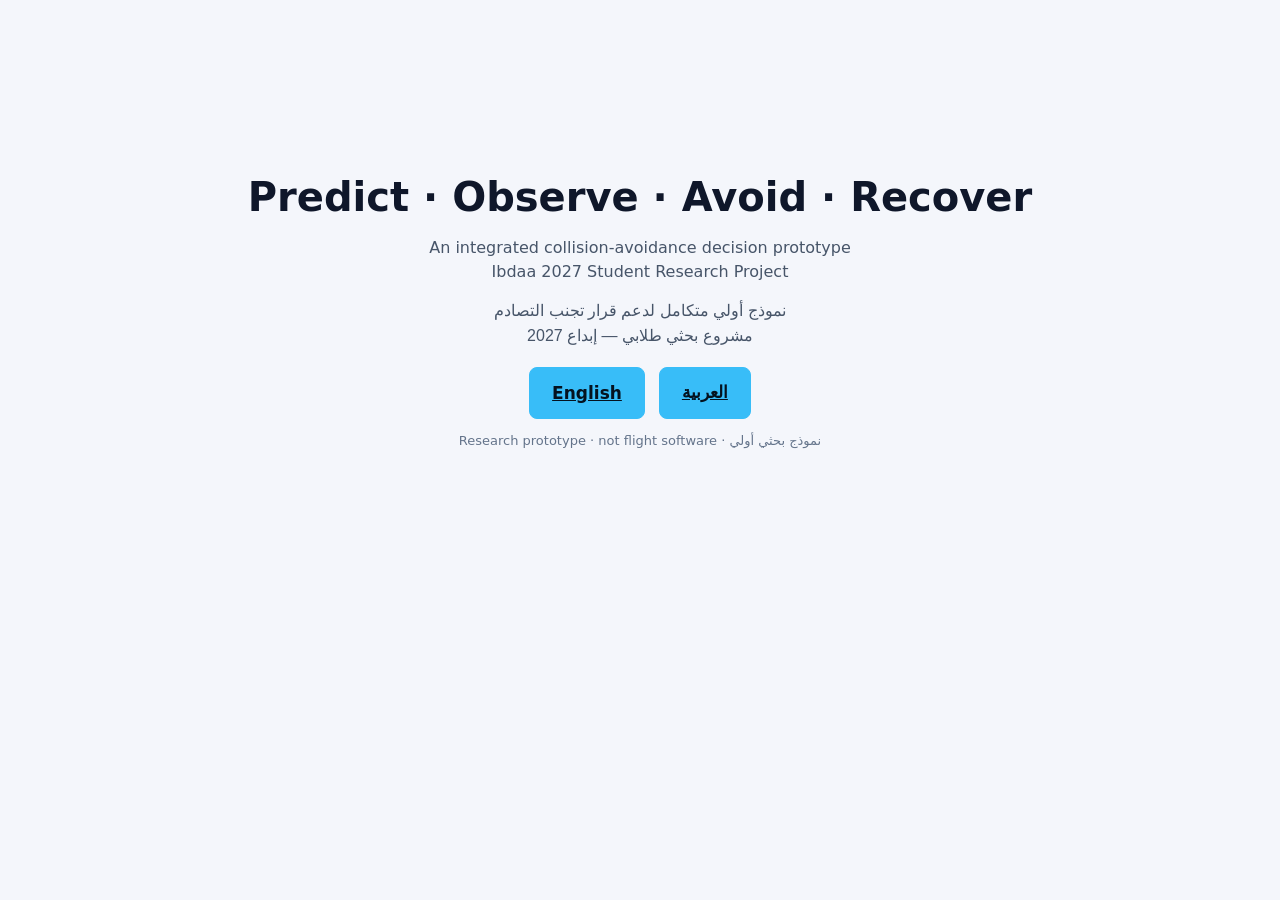
<file: index.html>
<!doctype html>
<html lang="en" dir="ltr">
<head>
<meta charset="utf-8">
<meta name="viewport" content="width=device-width, initial-scale=1">
<title>Collision-Avoidance Decision Prototype</title>
<meta name="description" content="Ibdaa 2027 Student Research Project — مشروع بحثي طلابي — إبداع 2027">
<link rel="stylesheet" href="assets/css/site.css">
<link rel="icon" href="data:image/svg+xml,%3Csvg xmlns='http://www.w3.org/2000/svg' viewBox='0 0 32 32'%3E%3Ccircle cx='16' cy='16' r='7' fill='%2338bdf8'/%3E%3Cellipse cx='16' cy='16' rx='15' ry='6' fill='none' stroke='%232dd4bf' stroke-width='2'/%3E%3C/svg%3E">
</head>
<body data-root="./">
<main class="wrap lang-landing">
  <div>
    <h1 style="font-size:clamp(24px,4vw,40px);margin:0">Predict · Observe · Avoid · Recover</h1>
    <p style="color:var(--muted);margin:8px 0 0">An integrated collision-avoidance decision prototype<br>Ibdaa 2027 Student Research Project</p>
    <p lang="ar" dir="rtl" style="color:var(--muted);margin:14px 0 0;font-family:var(--font-ar)">نموذج أولي متكامل لدعم قرار تجنب التصادم<br>مشروع بحثي طلابي — إبداع 2027</p>
    <div class="opts">
      <a class="btn primary big" href="en/">English</a>
      <a class="btn primary big" href="ar/" lang="ar" style="font-family:var(--font-ar)">العربية</a>
    </div>
    <p class="disclaimer">Research prototype · not flight software · نموذج بحثي أولي</p>
  </div>
</main>
</body>
</html>
</file>
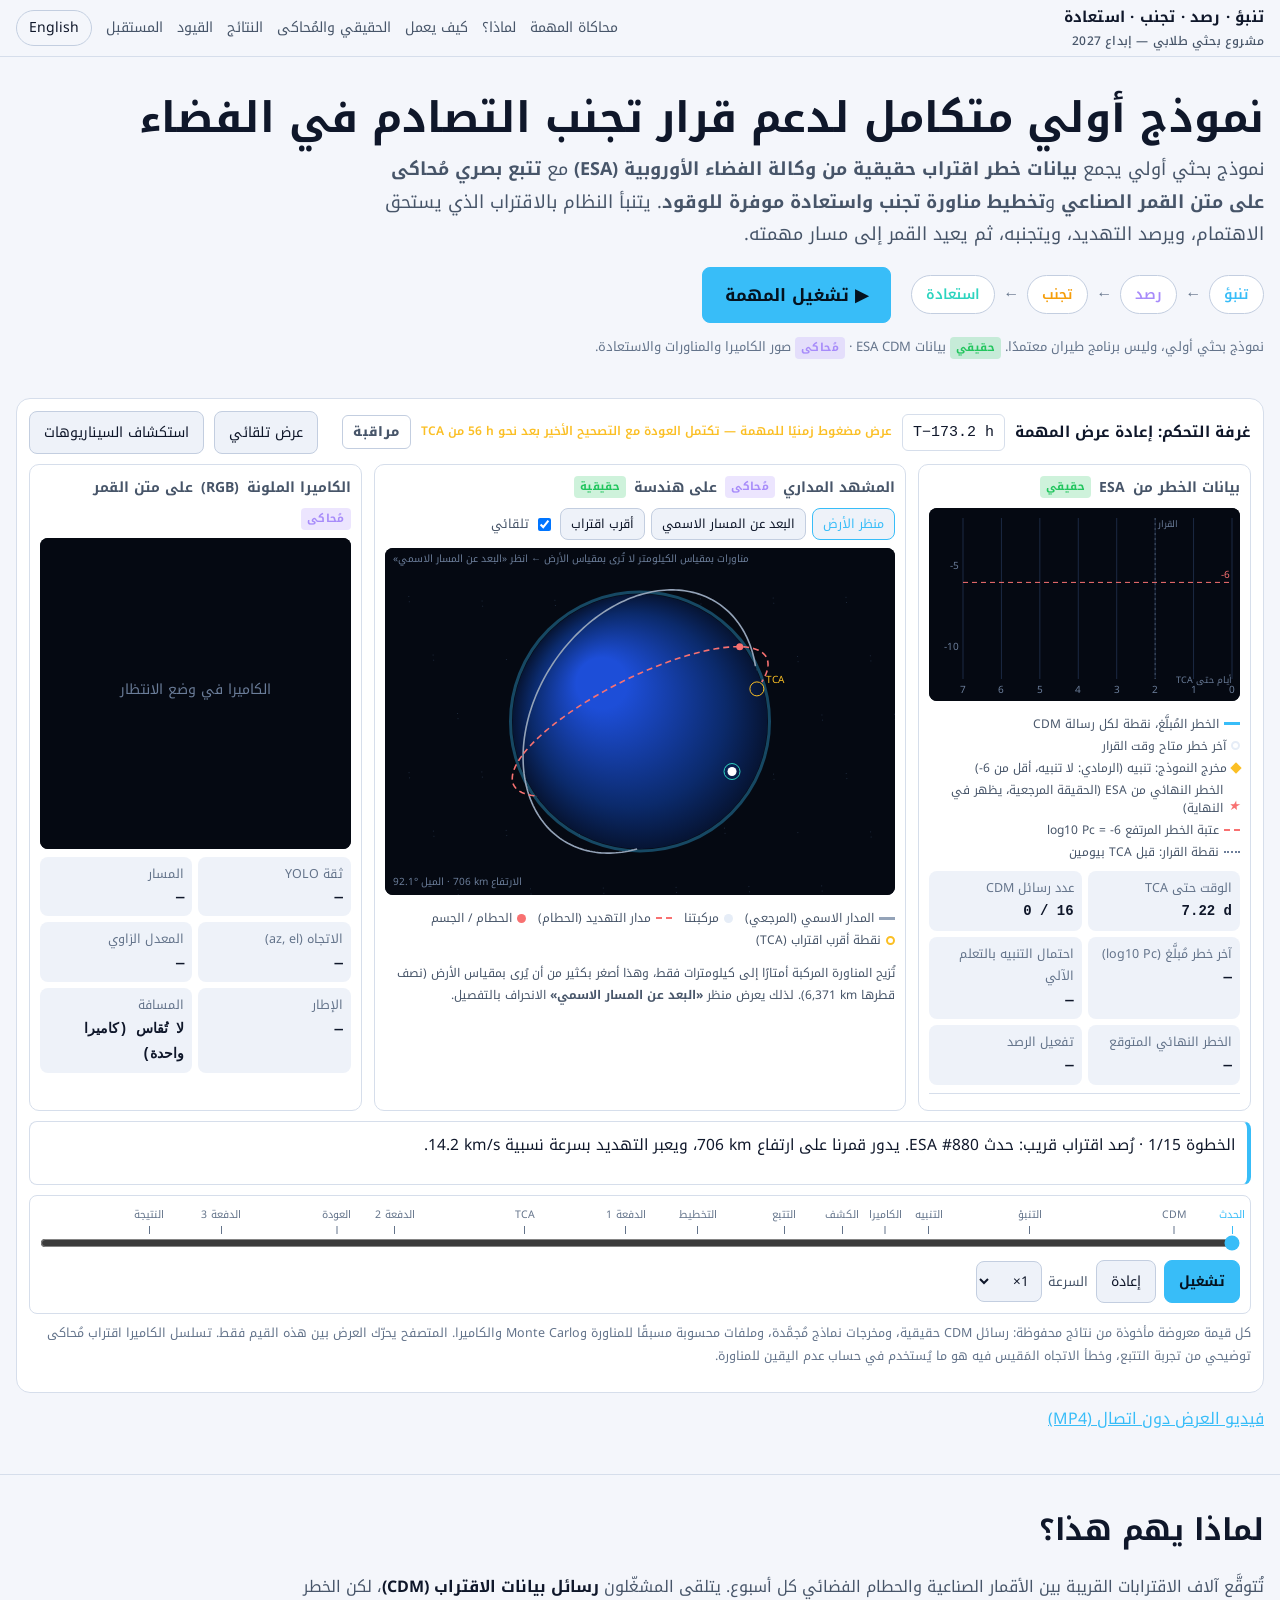
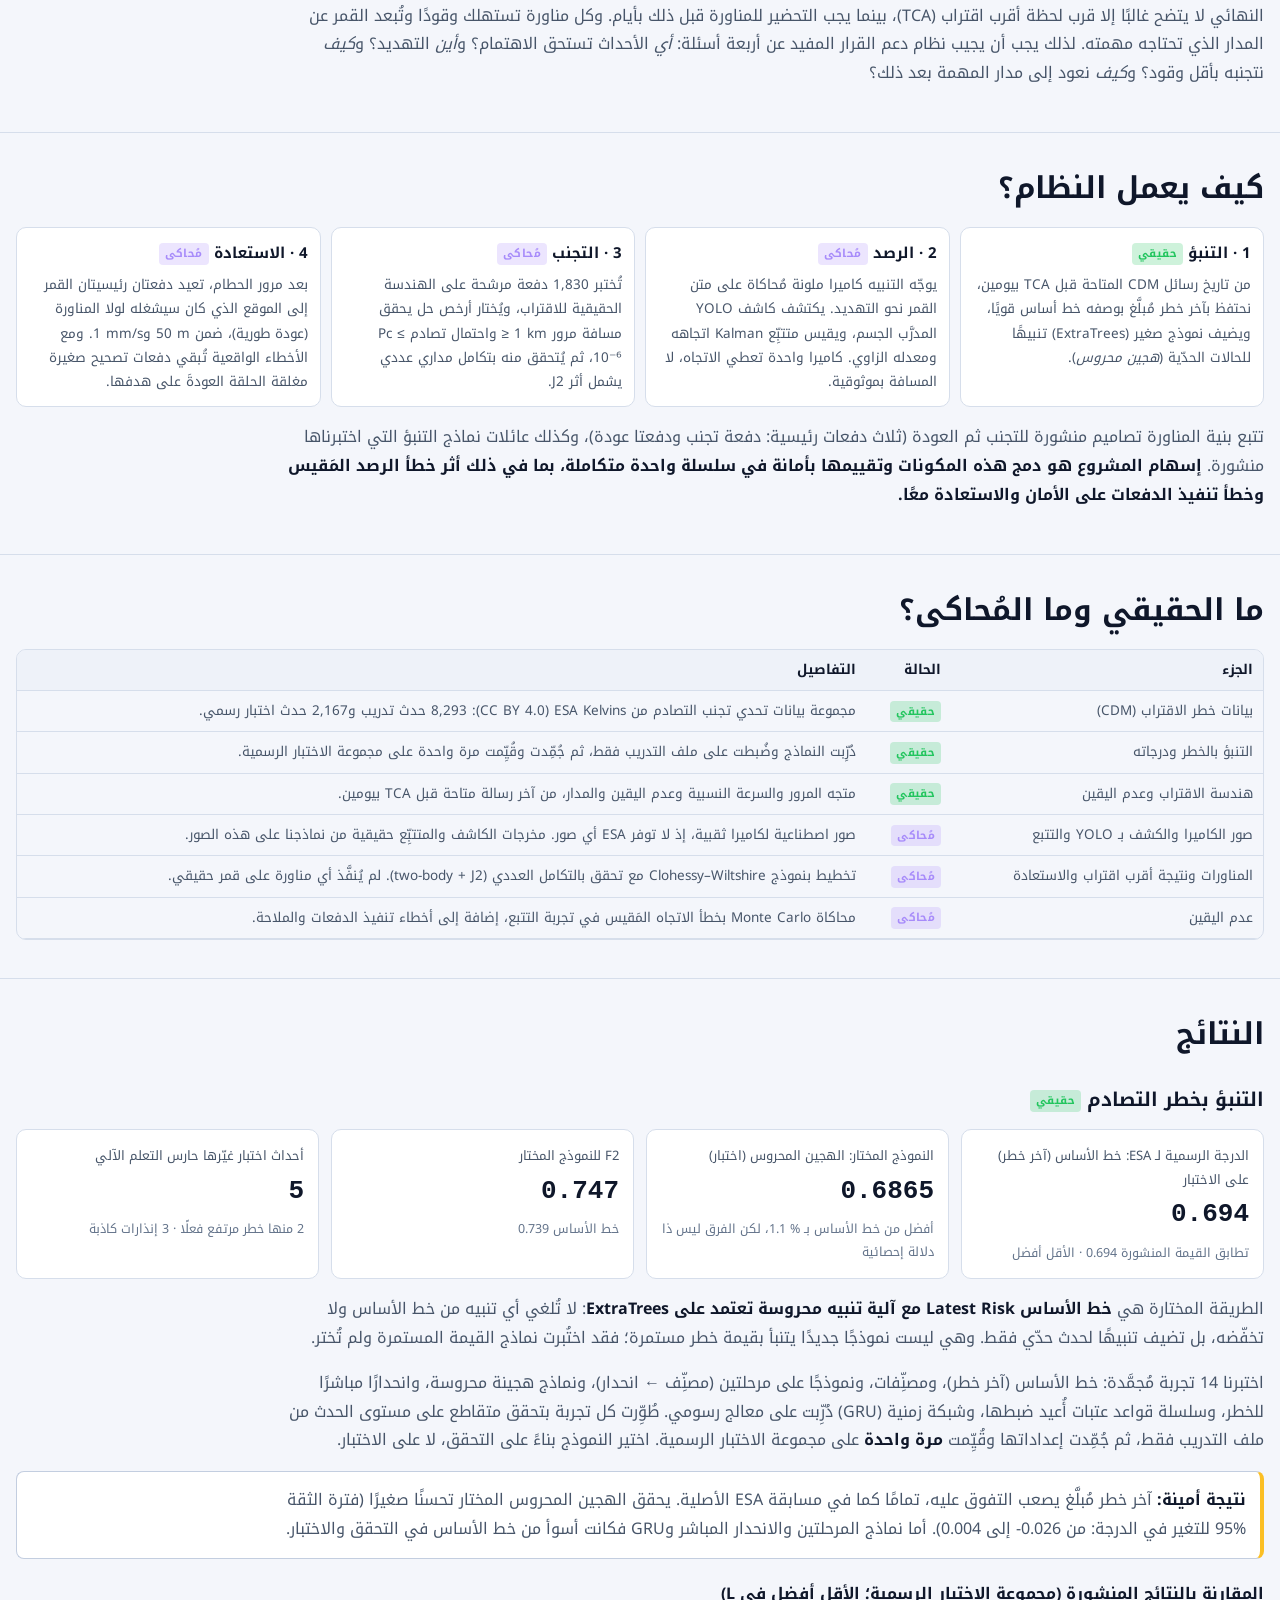
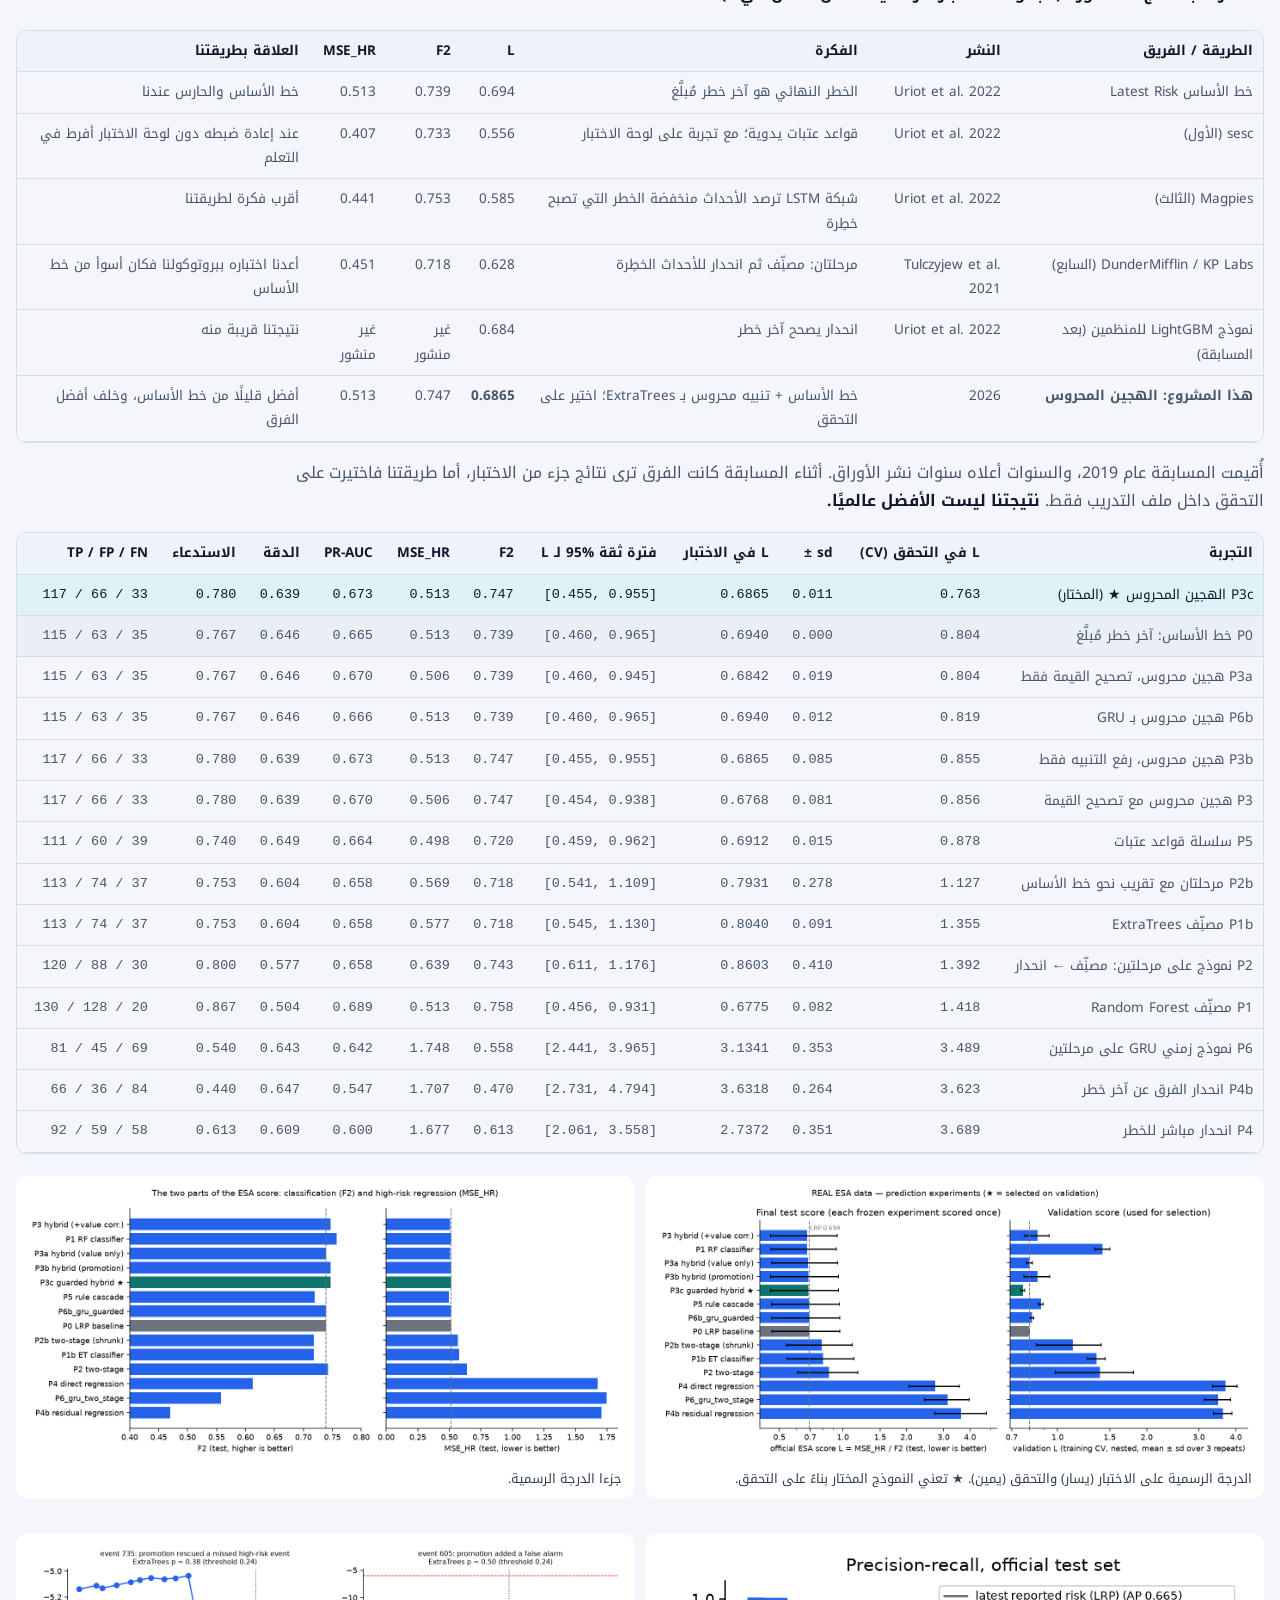
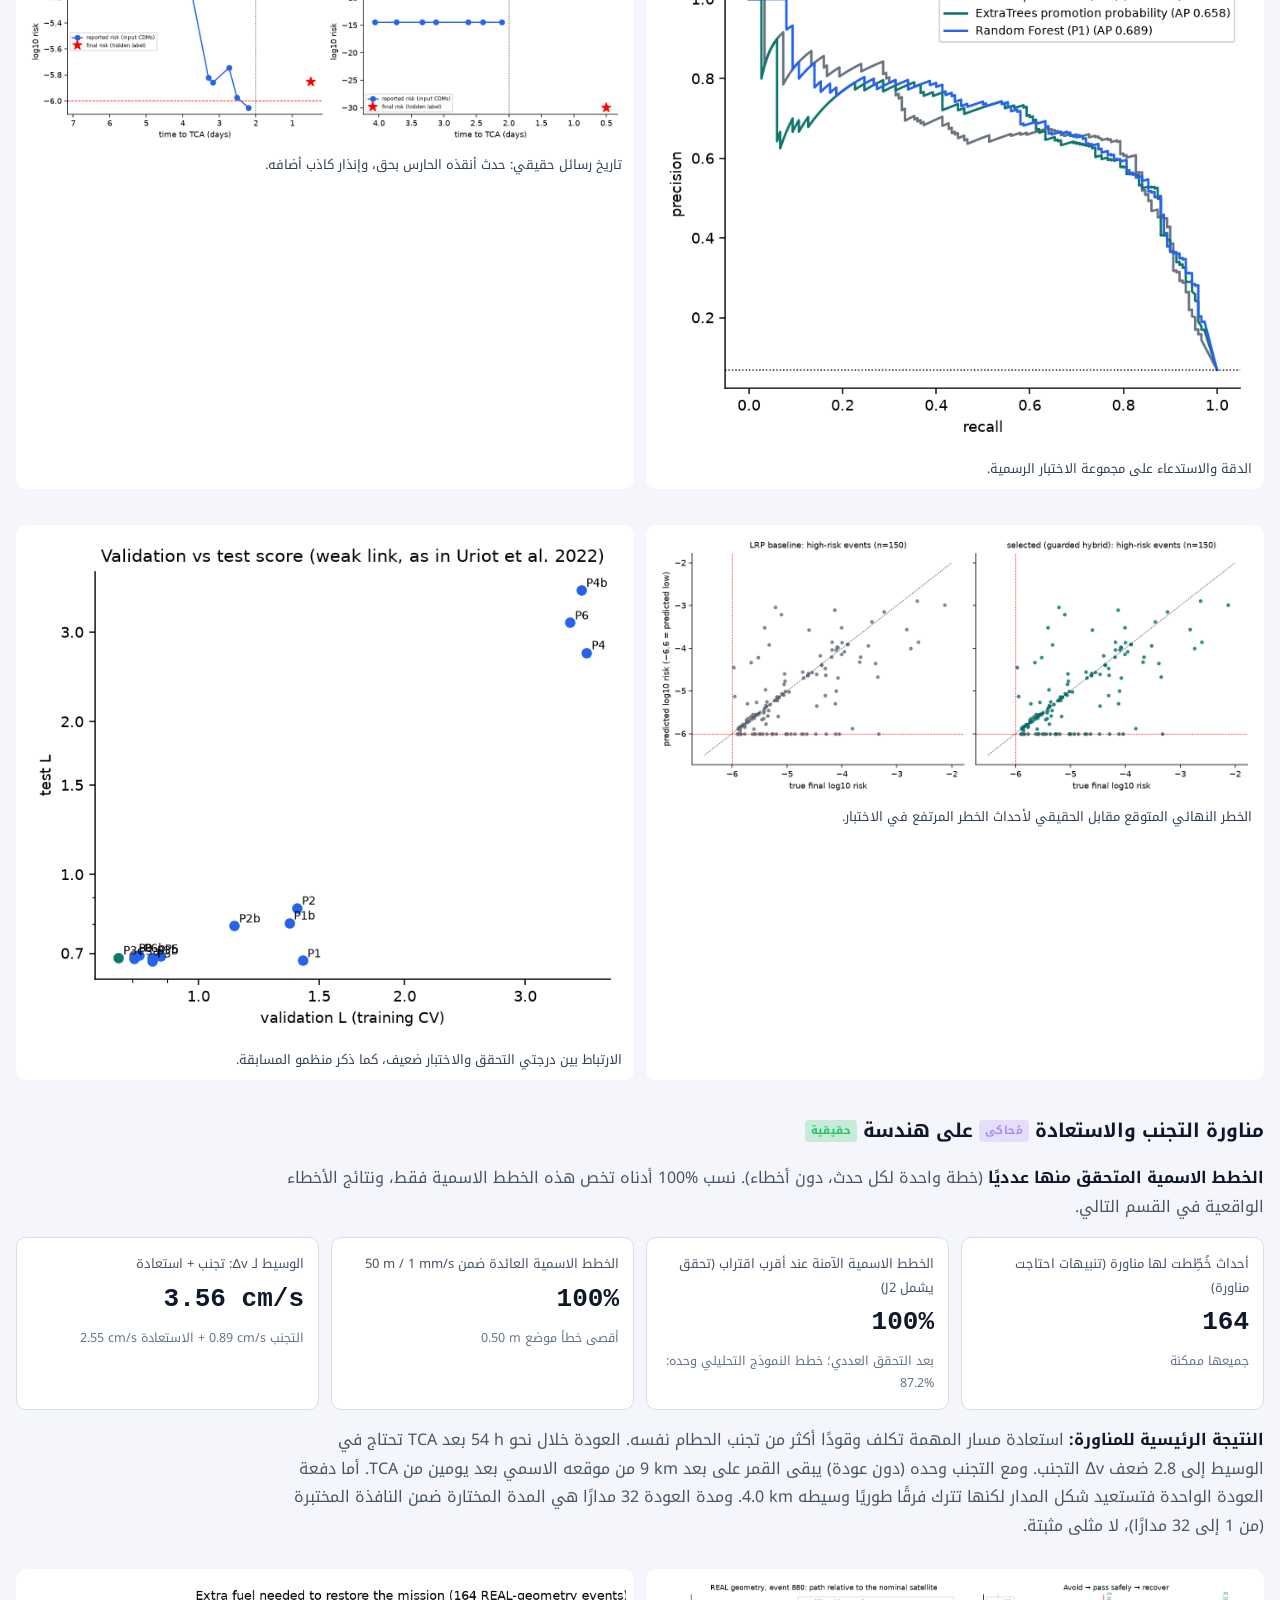
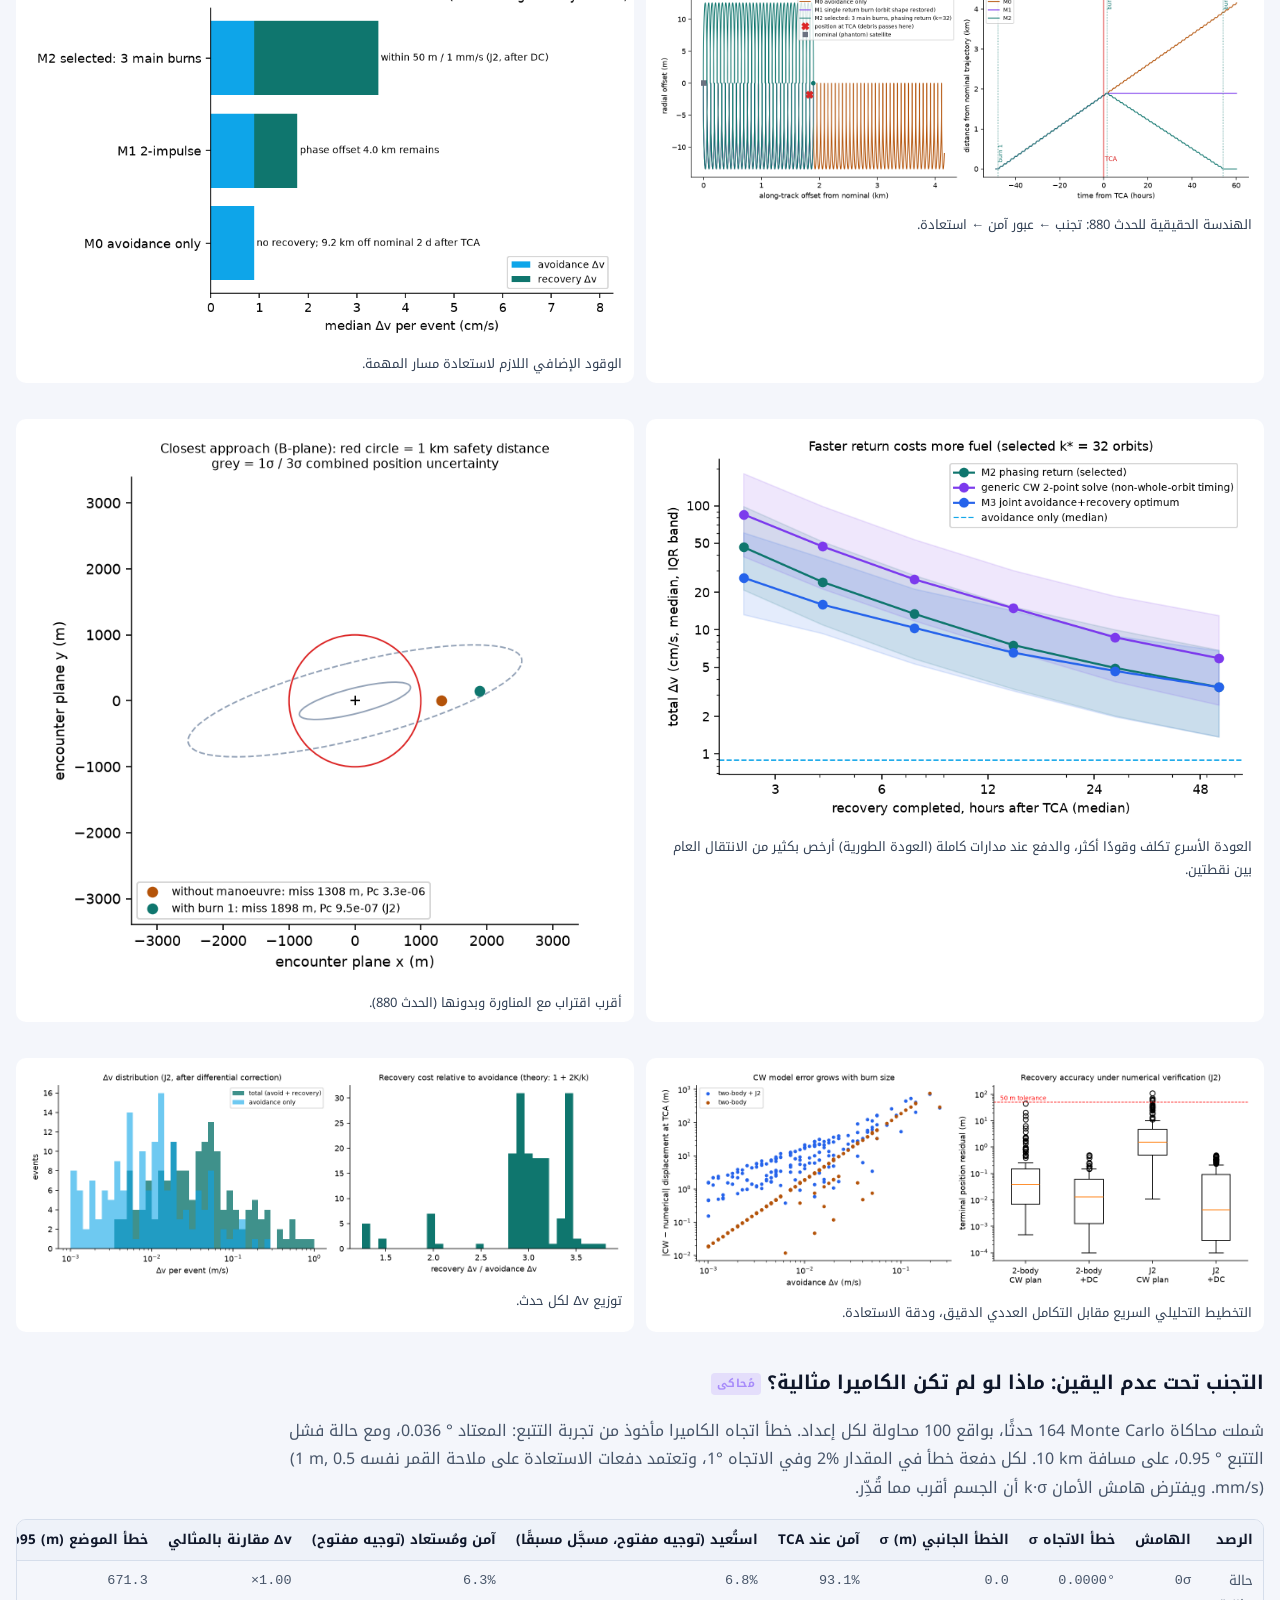
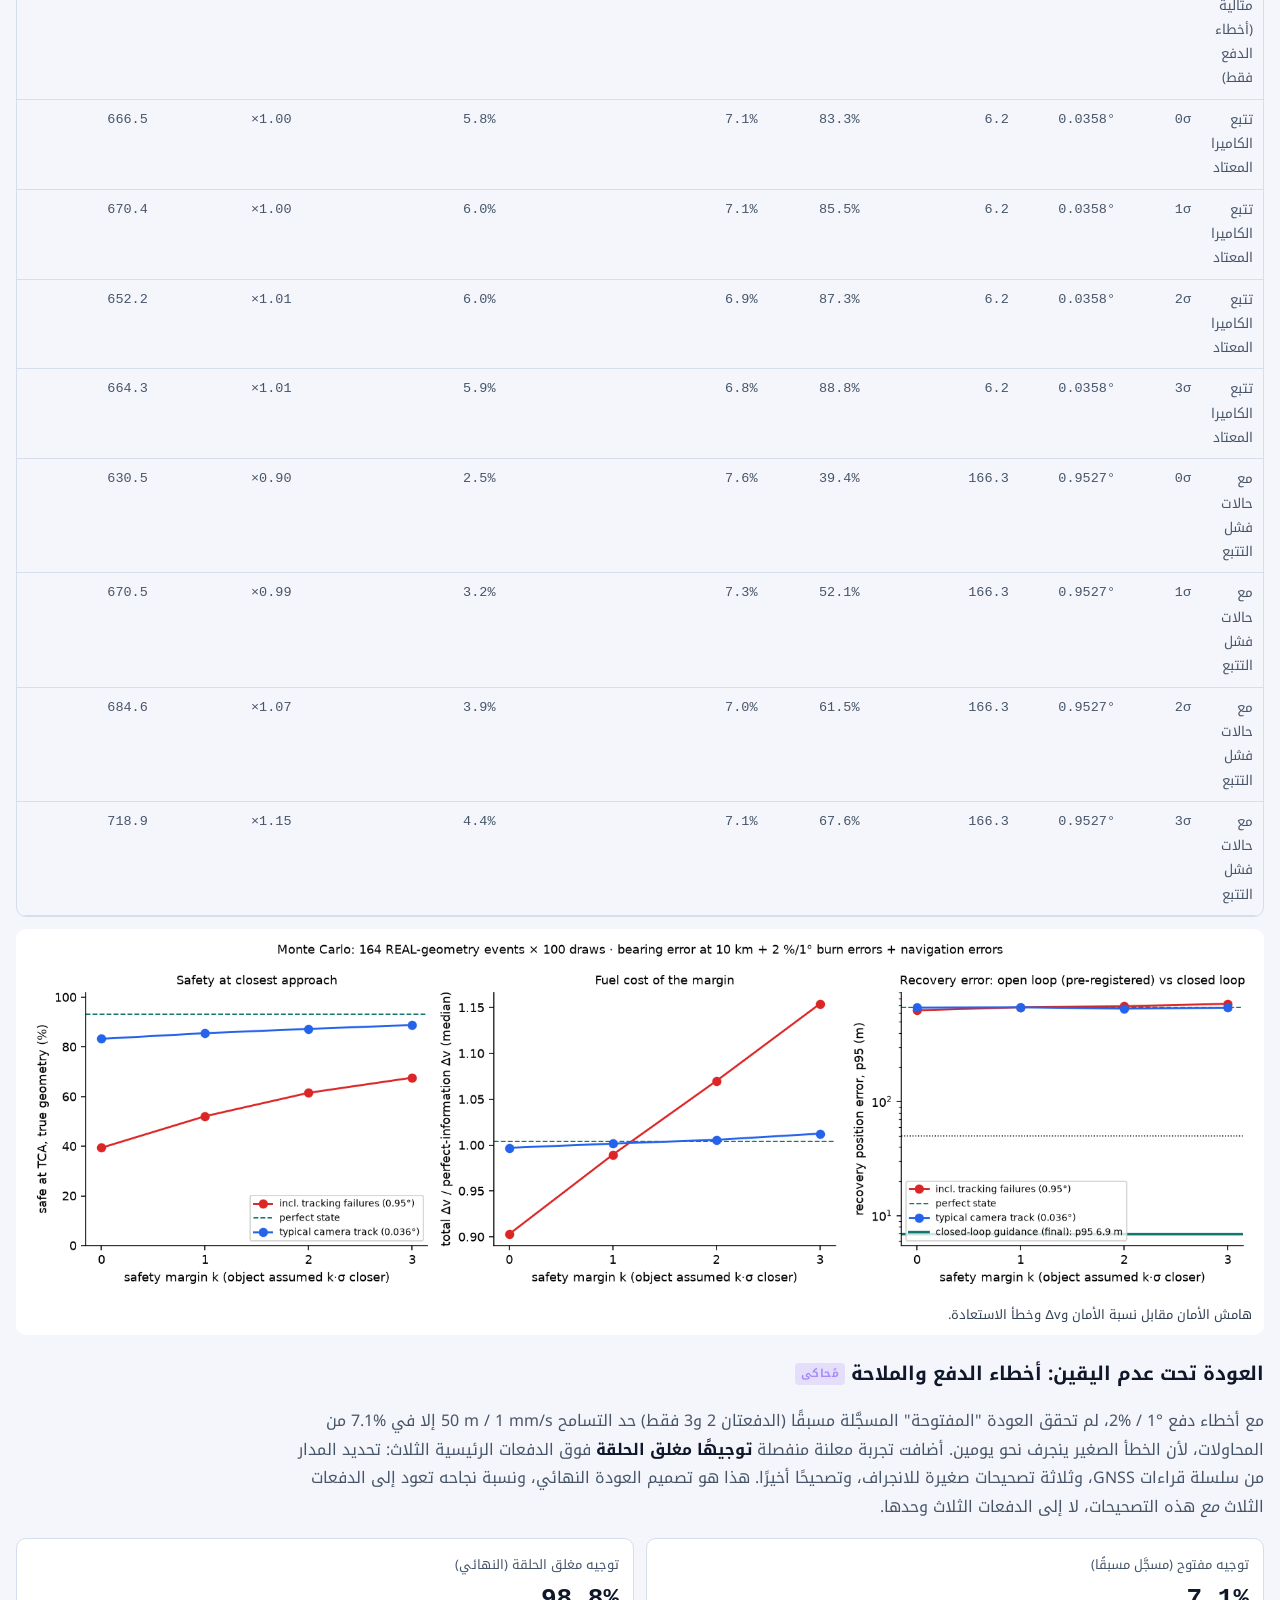
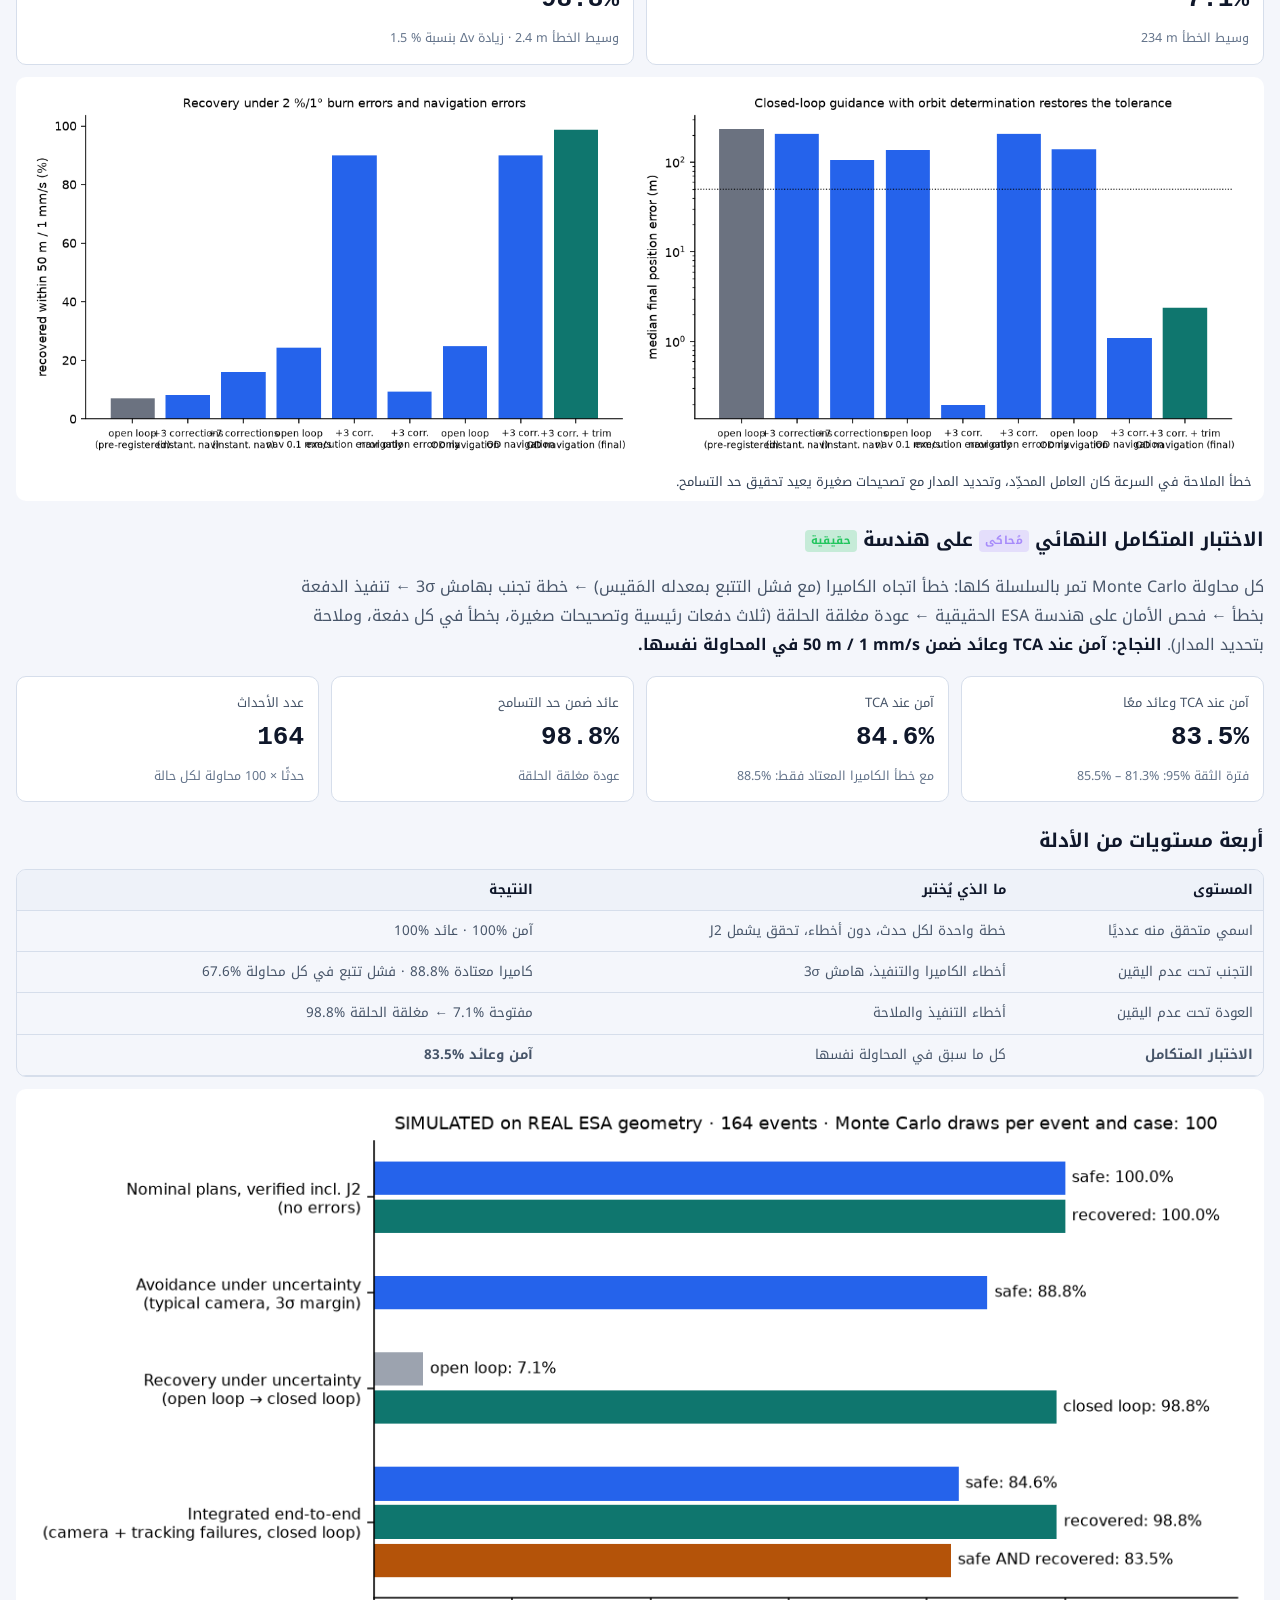
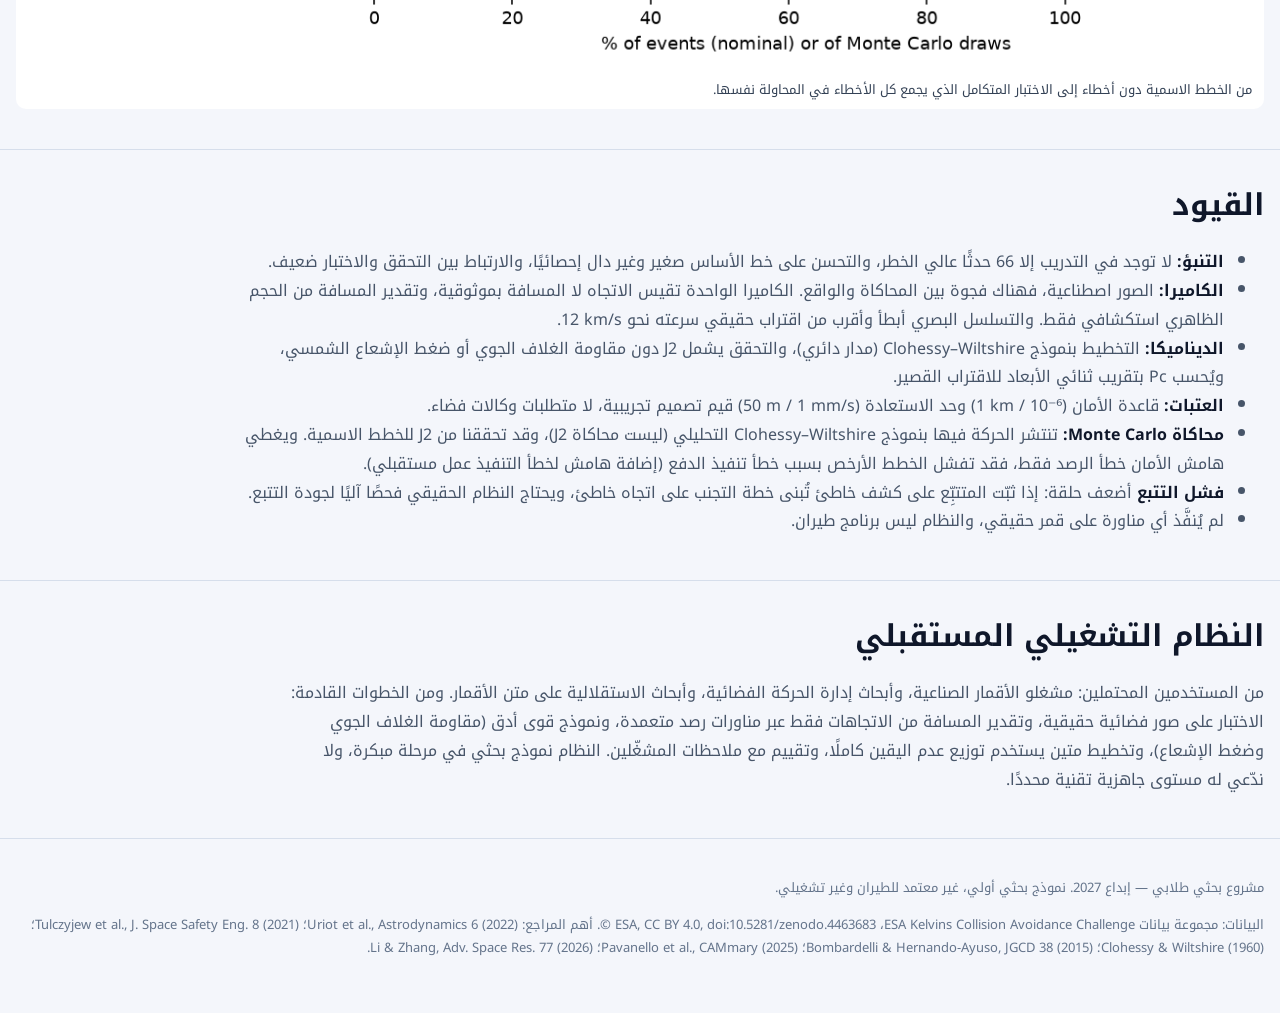
<file: ar/index.html>
<!doctype html>
<html lang="ar" dir="rtl">
<head>
<meta charset="utf-8">
<meta name="viewport" content="width=device-width, initial-scale=1">
<title>تنبؤ · رصد · تجنب · استعادة — نموذج أولي لدعم قرار تجنب التصادم</title>
<meta name="description" content="مشروع بحثي طلابي — إبداع 2027: نموذج أولي متكامل لدعم قرار تجنب التصادم الفضائي، يجمع بيانات خطر حقيقية من وكالة الفضاء الأوروبية مع تتبع بصري مُحاكى على متن القمر وتخطيط مناورة تجنب واستعادة موفرة للوقود.">
<link rel="preconnect" href="https://fonts.googleapis.com">
<link rel="stylesheet" href="https://fonts.googleapis.com/css2?family=Noto+Kufi+Arabic:wght@400;600;700;800&display=swap">
<link rel="stylesheet" href="../assets/css/site.css">
<link rel="icon" href="data:image/svg+xml,%3Csvg xmlns='http://www.w3.org/2000/svg' viewBox='0 0 32 32'%3E%3Ccircle cx='16' cy='16' r='7' fill='%2338bdf8'/%3E%3Cellipse cx='16' cy='16' rx='15' ry='6' fill='none' stroke='%232dd4bf' stroke-width='2'/%3E%3C/svg%3E">
</head>
<body data-root="../">
<header class="top"><div class="wrap">
  <div class="brand">تنبؤ · رصد · تجنب · استعادة<small>مشروع بحثي طلابي — إبداع 2027</small></div>
  <nav class="main"><a href="#mission">محاكاة المهمة</a><a href="#why">لماذا؟</a><a href="#how">كيف يعمل</a><a href="#real">الحقيقي والمُحاكى</a><a href="#results">النتائج</a><a href="#limits">القيود</a><a href="#future">المستقبل</a></nav>
  <a class="lang" href="../en/" hreflang="en" lang="en"><bdi dir="ltr">English</bdi></a>
</div></header>

<main>
<section class="hero"><div class="wrap">
  <h1>نموذج أولي متكامل لدعم قرار تجنب التصادم في الفضاء</h1>
  <p class="lead">نموذج بحثي أولي يجمع <strong>بيانات خطر اقتراب حقيقية من وكالة الفضاء الأوروبية <bdi dir="ltr" class="ltr">(ESA)</bdi></strong> مع <strong>تتبع بصري مُحاكى على متن القمر الصناعي</strong> و<strong>تخطيط مناورة تجنب واستعادة موفرة للوقود</strong>. يتنبأ النظام بالاقتراب الذي يستحق الاهتمام، ويرصد التهديد، ويتجنبه، ثم يعيد القمر إلى مسار مهمته.</p>
  <div class="chips">
    <span class="chip predict">تنبؤ</span><span class="arrow">→</span><span class="chip observe">رصد</span><span class="arrow">→</span>
    <span class="chip act">تجنب</span><span class="arrow">→</span><span class="chip recover">استعادة</span>
    <button class="btn primary big" data-run-mission style="margin-inline-start:12px">▶ تشغيل المهمة</button>
  </div>
  <p class="disclaimer">نموذج بحثي أولي، وليس برنامج طيران معتمدًا. <span class="badge real">حقيقي</span> بيانات <bdi dir="ltr" class="ltr">ESA CDM</bdi> · <span class="badge sim">مُحاكى</span> صور الكاميرا والمناورات والاستعادة.</p>
</div></section>

<section class="mc" id="mission"><div class="wrap">
 <div class="mc-shell">
  <div class="mc-top">
    <span class="mc-title">غرفة التحكم: إعادة عرض المهمة</span>
    <span class="mc-clock" id="mc-clock"><bdi dir="ltr">T−0.0 h</bdi></span>
    <span class="mc-compress" id="mc-compress">عرض مضغوط زمنيًا للمهمة</span>
    <span class="status monitor" id="mc-status">مراقبة</span>
    <span class="spacer"></span>
    <button class="btn" id="btn-auto" aria-pressed="true">عرض تلقائي</button>
    <button class="btn" id="btn-explore" aria-pressed="false">استكشاف السيناريوهات</button>
  </div>
  <div class="mc-grid">
    <div class="panel left">
      <h3>بيانات الخطر من <bdi dir="ltr" class="ltr">ESA</bdi> <span class="badge real">حقيقي</span></h3>
      <canvas id="risk-cv" aria-label="الخطر المُبلَّغ مقابل الوقت حتى أقرب اقتراب"></canvas>
      <div class="legend2" id="risk-legend">
        <span class="c-acc"><i class="sw"></i><span class="lbl">الخطر المُبلَّغ، نقطة لكل رسالة <bdi dir="ltr" class="ltr">CDM</bdi></span></span>
        <span class="c-white"><i class="sw ring"></i><span class="lbl">آخر خطر متاح وقت القرار</span></span>
        <span class="c-warn"><i class="sw diamond"></i><span class="lbl">مخرج النموذج: تنبيه (الرمادي: لا تنبيه، أقل من <bdi dir="ltr" class="ltr">−6</bdi>)</span></span>
        <span class="c-bad"><i class="sw star"></i><span class="lbl">الخطر النهائي من <bdi dir="ltr" class="ltr">ESA</bdi> (الحقيقة المرجعية، يظهر في النهاية)</span></span>
        <span class="c-bad"><i class="sw dash"></i><span class="lbl">عتبة الخطر المرتفع <bdi dir="ltr" class="ltr">log10 Pc = −6</bdi></span></span>
        <span class="c-faint"><i class="sw dot2"></i><span class="lbl">نقطة القرار: قبل <bdi dir="ltr" class="ltr">TCA</bdi> بيومين</span></span>
      </div>
      <div class="readouts">
        <div class="ro"><div class="k">الوقت حتى <bdi dir="ltr" class="ltr">TCA</bdi></div><div class="v" id="ro-ttca">—</div></div>
        <div class="ro"><div class="k">عدد رسائل <bdi dir="ltr" class="ltr">CDM</bdi></div><div class="v" id="ro-ncdm">—</div></div>
        <div class="ro"><div class="k">آخر خطر مُبلَّغ <bdi dir="ltr" class="ltr">(log10 Pc)</bdi></div><div class="v" id="ro-latest">—</div></div>
        <div class="ro"><div class="k">احتمال التنبيه بالتعلم الآلي</div><div class="v" id="ro-prob">—</div></div>
        <div class="ro"><div class="k">الخطر النهائي المتوقع</div><div class="v" id="ro-pred">—</div></div>
        <div class="ro"><div class="k">تفعيل الرصد</div><div class="v" id="ro-trig">—</div></div>
      </div>
      <div class="cdm-list" id="cdm-list"></div>
    </div>
    <div class="panel center">
      <h3>المشهد المداري <span class="badge sim">مُحاكى</span> على هندسة <span class="badge real">حقيقية</span></h3>
      <div class="view-tabs">
        <button class="btn" data-view="earth" aria-pressed="true">منظر الأرض</button>
        <button class="btn" data-view="rel" aria-pressed="false">البعد عن المسار الاسمي</button>
        <button class="btn" data-view="enc" aria-pressed="false">أقرب اقتراب</button>
        <label style="font-size:12.5px;color:var(--muted);display:inline-flex;gap:5px;align-items:center"><input type="checkbox" id="view-auto" checked> تلقائي</label>
      </div>
      <canvas id="orbit-cv" aria-label="رسم متحرك للمدار والمناورة"></canvas>
      <div class="legend2" id="earth-legend">
        <span class="c-nom"><i class="sw"></i><span class="lbl">المدار الاسمي (المرجعي)</span></span>
        <span class="c-white"><i class="sw dot"></i><span class="lbl">مركبتنا</span></span>
        <span class="c-thr"><i class="sw dash"></i><span class="lbl">مدار التهديد (الحطام)</span></span>
        <span class="c-thr"><i class="sw dot"></i><span class="lbl">الحطام / الجسم</span></span>
        <span class="c-warn"><i class="sw ring"></i><span class="lbl">نقطة أقرب اقتراب <bdi dir="ltr" class="ltr">(TCA)</bdi></span></span>
      </div>
      <p class="view-note" id="earth-legend-note">تُزيح المناورة المركبة أمتارًا إلى كيلومترات فقط، وهذا أصغر بكثير من أن يُرى بمقياس الأرض (نصف قطرها <bdi dir="ltr" class="ltr">6,371 km</bdi>). لذلك يعرض منظر <b>«البعد عن المسار الاسمي»</b> الانحراف بالتفصيل.</p>
      <div class="legend2" id="rel-legend">
        <span class="c-nom"><i class="sw"></i><span class="lbl">المسار الاسمي المرجعي (البعد صفر)</span></span>
        <span class="c-rec"><i class="sw"></i><span class="lbl">المسار المختار: تجنب ثم عودة</span></span>
        <span class="c-avoid"><i class="sw dash"></i><span class="lbl">تجنب فقط (دون عودة)</span></span>
        <span class="c-two"><i class="sw dot2"></i><span class="lbl">دفعة عودة واحدة (يبقى فرق طوري)</span></span>
        <span class="c-avoid"><i class="sw dot"></i><span class="lbl">الدفعة 1 (التجنب)</span></span>
        <span class="c-rec"><i class="sw dot"></i><span class="lbl">دفعات العودة والتصحيحات الصغيرة</span></span>
        <span class="c-thr"><i class="sw dash"></i><span class="lbl">لحظة <bdi dir="ltr" class="ltr">TCA</bdi> (مرور الحطام)</span></span>
        <span class="c-white"><i class="sw dot"></i><span class="lbl">موقع مركبتنا الآن</span></span>
      </div>
      <div class="legend2" id="enc-legend">
        <span class="c-muted"><span class="lbl">مستوى الاقتراب عند <bdi dir="ltr" class="ltr">TCA</bdi>: مركبتنا في المركز، والدائرة مسافة الأمان <bdi dir="ltr" class="ltr">1 km</bdi>، والقطوع الناقصة عدم اليقين في الموقع، والنقطتان موضع مرور الحطام دون المناورة ومعها.</span></span>
      </div>
    </div>
    <div class="panel right">
      <h3>الكاميرا الملونة <bdi dir="ltr" class="ltr">(RGB)</bdi> على متن القمر <span class="badge sim">مُحاكى</span></h3>
      <canvas id="cam-cv" aria-label="إطارات كاميرا مُحاكاة مع مخرجات الكاشف والمتتبِّع"></canvas>
      <div class="readouts">
        <div class="ro"><div class="k">ثقة <bdi dir="ltr" class="ltr">YOLO</bdi></div><div class="v" id="ro-conf">—</div></div>
        <div class="ro"><div class="k">المسار</div><div class="v" id="ro-track">—</div></div>
        <div class="ro"><div class="k">الاتجاه <bdi dir="ltr" class="ltr">(az, el)</bdi></div><div class="v" id="ro-bearing">—</div></div>
        <div class="ro"><div class="k">المعدل الزاوي</div><div class="v" id="ro-rate">—</div></div>
        <div class="ro"><div class="k">الإطار</div><div class="v" id="ro-frame">—</div></div>
        <div class="ro"><div class="k">المسافة</div><div class="v">لا تُقاس (كاميرا واحدة)</div></div>
      </div>
    </div>
  </div>
  <div class="caption" aria-live="polite"><div class="txt" id="cap-txt"></div></div>
  <div class="timeline">
    <div class="chapters" id="chapters"></div>
    <input type="range" class="scrub" id="scrub" min="0" max="1000" value="0" aria-label="الخط الزمني للمهمة">
    <div class="controls">
      <button class="btn primary" id="btn-play">تشغيل</button>
      <button class="btn" id="btn-restart">إعادة</button>
      <label>السرعة <select id="sel-speed"><option value="0.5">0.5×</option><option value="1" selected>1×</option><option value="2">2×</option><option value="4">4×</option></select></label>
    </div>
    <div class="explore" id="explore">
      <label>السيناريو <select id="sel-scenario"></select></label>
      <label>الرصد <select id="sel-perc"></select></label>
      <label>هامش الأمان <select id="sel-margin"></select></label>
    </div>
  </div>
  <div class="summary" id="summary"></div>
  <p class="mc-note">كل قيمة معروضة مأخوذة من نتائج محفوظة: رسائل <bdi dir="ltr" class="ltr">CDM</bdi> حقيقية، ومخرجات نماذج مُجمَّدة، وملفات محسوبة مسبقًا للمناورة و<bdi dir="ltr" class="ltr">Monte Carlo</bdi> والكاميرا. المتصفح يحرّك العرض بين هذه القيم فقط. تسلسل الكاميرا اقتراب مُحاكى توضيحي من تجربة التتبع، وخطأ الاتجاه المَقيس فيه هو ما يُستخدم في حساب عدم اليقين للمناورة.</p>
 </div>
 <p style="margin-top:12px"><a href="../assets/video/demo_ar.mp4">فيديو العرض دون اتصال <bdi dir="ltr" class="ltr">(MP4)</bdi></a></p>
</div></section>

<section class="content" id="why"><div class="wrap">
  <h2>لماذا يهم هذا؟</h2>
  <p>تُتوقَّع آلاف الاقترابات القريبة بين الأقمار الصناعية والحطام الفضائي كل أسبوع. يتلقى المشغّلون <strong>رسائل بيانات الاقتراب <bdi dir="ltr" class="ltr">(CDM)</bdi></strong>، لكن الخطر النهائي لا يتضح غالبًا إلا قرب لحظة أقرب اقتراب <bdi dir="ltr" class="ltr">(TCA)</bdi>، بينما يجب التحضير للمناورة قبل ذلك بأيام. وكل مناورة تستهلك وقودًا وتُبعد القمر عن المدار الذي تحتاجه مهمته. لذلك يجب أن يجيب نظام دعم القرار المفيد عن أربعة أسئلة: <em>أي</em> الأحداث تستحق الاهتمام؟ و<em>أين</em> التهديد؟ و<em>كيف</em> نتجنبه بأقل وقود؟ و<em>كيف</em> نعود إلى مدار المهمة بعد ذلك؟</p>
</div></section>

<section class="content" id="how"><div class="wrap">
  <h2>كيف يعمل النظام؟</h2>
  <div class="pipeline">
    <div class="st"><h4>1 · التنبؤ <span class="badge real">حقيقي</span></h4><p>من تاريخ رسائل <bdi dir="ltr" class="ltr">CDM</bdi> المتاحة قبل <bdi dir="ltr" class="ltr">TCA</bdi> بيومين، نحتفظ بآخر خطر مُبلَّغ بوصفه خط أساس قويًا، ويضيف نموذج صغير <bdi dir="ltr" class="ltr">(ExtraTrees)</bdi> تنبيهًا للحالات الحدّية (<em>هجين محروس</em>).</p></div>
    <div class="st"><h4>2 · الرصد <span class="badge sim">مُحاكى</span></h4><p>يوجّه التنبيه كاميرا ملونة مُحاكاة على متن القمر نحو التهديد. يكتشف كاشف <bdi dir="ltr" class="ltr">YOLO</bdi> المدرَّب الجسم، ويقيس متتبِّع <bdi dir="ltr" class="ltr">Kalman</bdi> اتجاهه ومعدله الزاوي. كاميرا واحدة تعطي الاتجاه، لا المسافة بموثوقية.</p></div>
    <div class="st"><h4>3 · التجنب <span class="badge sim">مُحاكى</span></h4><p>تُختبر <bdi dir="ltr" class="ltr num">1,830</bdi> دفعة مرشحة على الهندسة الحقيقية للاقتراب، ويُختار أرخص حل يحقق مسافة مرور <bdi dir="ltr" class="ltr">≥ 1 km</bdi> واحتمال تصادم <bdi dir="ltr" class="ltr">Pc ≤ 10⁻⁶</bdi>، ثم يُتحقق منه بتكامل مداري عددي يشمل أثر <bdi dir="ltr" class="ltr">J2</bdi>.</p></div>
    <div class="st"><h4>4 · الاستعادة <span class="badge sim">مُحاكى</span></h4><p>بعد مرور الحطام، تعيد دفعتان رئيسيتان القمر إلى الموقع الذي كان سيشغله لولا المناورة (عودة طورية)، ضمن <bdi dir="ltr" class="ltr">50 m</bdi> و<bdi dir="ltr" class="ltr">1 mm/s</bdi>. ومع الأخطاء الواقعية تُبقي دفعات تصحيح صغيرة مغلقة الحلقة العودةَ على هدفها.</p></div>
  </div>
  <p>تتبع بنية المناورة تصاميم منشورة للتجنب ثم العودة (ثلاث دفعات رئيسية: دفعة تجنب ودفعتا عودة)، وكذلك عائلات نماذج التنبؤ التي اختبرناها منشورة. <strong>إسهام المشروع هو دمج هذه المكونات وتقييمها بأمانة في سلسلة واحدة متكاملة، بما في ذلك أثر خطأ الرصد المَقيس وخطأ تنفيذ الدفعات على الأمان والاستعادة معًا.</strong></p>
</div></section>

<section class="content" id="real"><div class="wrap">
  <h2>ما الحقيقي وما المُحاكى؟</h2>
  <div class="table-wrap"><table>
    <thead><tr><th>الجزء</th><th>الحالة</th><th>التفاصيل</th></tr></thead>
    <tbody>
      <tr><td>بيانات خطر الاقتراب <bdi dir="ltr" class="ltr">(CDM)</bdi></td><td><span class="badge real">حقيقي</span></td><td>مجموعة بيانات تحدي تجنب التصادم من <bdi dir="ltr" class="ltr">ESA Kelvins</bdi> <bdi dir="ltr" class="ltr">(CC BY 4.0)</bdi>: <bdi dir="ltr" data-v="prediction.dataset.train_events" data-fmt="int"></bdi> حدث تدريب و<bdi dir="ltr" data-v="prediction.dataset.test_events" data-fmt="int"></bdi> حدث اختبار رسمي.</td></tr>
      <tr><td>التنبؤ بالخطر ودرجاته</td><td><span class="badge real">حقيقي</span></td><td>دُرِّبت النماذج وضُبطت على ملف التدريب فقط، ثم جُمِّدت وقُيِّمت مرة واحدة على مجموعة الاختبار الرسمية.</td></tr>
      <tr><td>هندسة الاقتراب وعدم اليقين</td><td><span class="badge real">حقيقي</span></td><td>متجه المرور والسرعة النسبية وعدم اليقين والمدار، من آخر رسالة متاحة قبل <bdi dir="ltr" class="ltr">TCA</bdi> بيومين.</td></tr>
      <tr><td>صور الكاميرا والكشف بـ <bdi dir="ltr" class="ltr">YOLO</bdi> والتتبع</td><td><span class="badge sim">مُحاكى</span></td><td>صور اصطناعية لكاميرا ثقبية، إذ لا توفر <bdi dir="ltr" class="ltr">ESA</bdi> أي صور. مخرجات الكاشف والمتتبِّع حقيقية من نماذجنا على هذه الصور.</td></tr>
      <tr><td>المناورات ونتيجة أقرب اقتراب والاستعادة</td><td><span class="badge sim">مُحاكى</span></td><td>تخطيط بنموذج <bdi dir="ltr" class="ltr">Clohessy–Wiltshire</bdi> مع تحقق بالتكامل العددي <bdi dir="ltr" class="ltr">(two-body + J2)</bdi>. لم يُنفَّذ أي مناورة على قمر حقيقي.</td></tr>
      <tr><td>عدم اليقين</td><td><span class="badge sim">مُحاكى</span></td><td>محاكاة <bdi dir="ltr" class="ltr">Monte Carlo</bdi> بخطأ الاتجاه المَقيس في تجربة التتبع، إضافة إلى أخطاء تنفيذ الدفعات والملاحة.</td></tr>
    </tbody></table></div>
</div></section>

<section class="content" id="results"><div class="wrap">
  <h2>النتائج</h2>
  <h3>التنبؤ بخطر التصادم <span class="badge real">حقيقي</span></h3>
  <div class="cards">
    <div class="card"><div class="lbl">الدرجة الرسمية لـ <bdi dir="ltr" class="ltr">ESA</bdi>: خط الأساس (آخر خطر) على الاختبار</div><div class="big"><bdi dir="ltr" data-v="prediction.baseline.test.L" data-fmt="3"></bdi></div><div class="sub">تطابق القيمة المنشورة <bdi dir="ltr" class="ltr num">0.694</bdi> · الأقل أفضل</div></div>
    <div class="card"><div class="lbl">النموذج المختار: الهجين المحروس (اختبار)</div><div class="big"><bdi dir="ltr" data-v="prediction.selected.test.L" data-fmt="4"></bdi></div><div class="sub">أفضل من خط الأساس بـ <bdi dir="ltr" data-v="prediction.selected.test.improvement_vs_LRP_pct" data-fmt="1" data-unit="%"></bdi>، لكن الفرق ليس ذا دلالة إحصائية</div></div>
    <div class="card"><div class="lbl"><bdi dir="ltr" class="ltr">F2</bdi> للنموذج المختار</div><div class="big"><bdi dir="ltr" data-v="prediction.selected.test.F2" data-fmt="3"></bdi></div><div class="sub">خط الأساس <bdi dir="ltr" data-v="prediction.baseline.test.F2" data-fmt="3"></bdi></div></div>
    <div class="card"><div class="lbl">أحداث اختبار غيّرها حارس التعلم الآلي</div><div class="big"><bdi dir="ltr" data-v="prediction.promotion_on_test.promoted_events" data-fmt="int"></bdi></div><div class="sub"><bdi dir="ltr" data-v="prediction.promotion_on_test.promoted_true_high" data-fmt="int"></bdi> منها خطر مرتفع فعلًا · <bdi dir="ltr" data-v="prediction.promotion_on_test.promoted_false_alarm" data-fmt="int"></bdi> إنذارات كاذبة</div></div>
  </div>
  <p>الطريقة المختارة هي <strong>خط الأساس <bdi dir="ltr" class="ltr">Latest Risk</bdi> مع آلية تنبيه محروسة تعتمد على <bdi dir="ltr" class="ltr">ExtraTrees</bdi></strong>: لا تُلغي أي تنبيه من خط الأساس ولا تخفّضه، بل تضيف تنبيهًا لحدث حدّي فقط. وهي ليست نموذجًا جديدًا يتنبأ بقيمة خطر مستمرة؛ فقد اختُبرت نماذج القيمة المستمرة ولم تُختر.</p>
  <p>اختبرنا <bdi dir="ltr" data-v="prediction.experiments.length" data-fmt="int"></bdi> تجربة مُجمَّدة: خط الأساس (آخر خطر)، ومصنِّفات، ونموذجًا على مرحلتين (مصنِّف ← انحدار)، ونماذج هجينة محروسة، وانحدارًا مباشرًا للخطر، وسلسلة قواعد عتبات أُعيد ضبطها، وشبكة زمنية <bdi dir="ltr" class="ltr">(GRU)</bdi> دُرِّبت على معالج رسومي. طُوِّرت كل تجربة بتحقق متقاطع على مستوى الحدث من ملف التدريب فقط، ثم جُمِّدت إعداداتها وقُيِّمت <strong>مرة واحدة</strong> على مجموعة الاختبار الرسمية. اختير النموذج بناءً على التحقق، لا على الاختبار.</p>
  <div class="callout"><p><strong>نتيجة أمينة:</strong> آخر خطر مُبلَّغ يصعب التفوق عليه، تمامًا كما في مسابقة <bdi dir="ltr" class="ltr">ESA</bdi> الأصلية. يحقق الهجين المحروس المختار تحسنًا صغيرًا (فترة الثقة <bdi dir="ltr" class="ltr num">95%</bdi> للتغير في الدرجة: من <bdi dir="ltr" class="ltr num" data-v="prediction.selected.test.delta_L_vs_LRP_ci95.0" data-fmt="3"></bdi> إلى <bdi dir="ltr" class="ltr num" data-v="prediction.selected.test.delta_L_vs_LRP_ci95.1" data-fmt="3"></bdi>). أما نماذج المرحلتين والانحدار المباشر و<bdi dir="ltr" class="ltr">GRU</bdi> فكانت أسوأ من خط الأساس في التحقق والاختبار.</p></div>

  <h4>المقارنة بالنتائج المنشورة (مجموعة الاختبار الرسمية؛ الأقل أفضل في <bdi dir="ltr" class="ltr">L</bdi>)</h4>
  <div class="table-wrap"><table>
    <thead><tr><th>الطريقة / الفريق</th><th>النشر</th><th>الفكرة</th><th><bdi dir="ltr" class="ltr">L</bdi></th><th><bdi dir="ltr" class="ltr">F2</bdi></th><th><bdi dir="ltr" class="ltr">MSE_HR</bdi></th><th>العلاقة بطريقتنا</th></tr></thead>
    <tbody>
      <tr><td>خط الأساس <bdi dir="ltr" class="ltr">Latest Risk</bdi></td><td><bdi dir="ltr" class="ltr">Uriot et al. 2022</bdi></td><td>الخطر النهائي هو آخر خطر مُبلَّغ</td><td><bdi dir="ltr" class="ltr num">0.694</bdi></td><td><bdi dir="ltr" class="ltr num">0.739</bdi></td><td><bdi dir="ltr" class="ltr num">0.513</bdi></td><td>خط الأساس والحارس عندنا</td></tr>
      <tr><td><bdi dir="ltr" class="ltr">sesc</bdi> (الأول)</td><td><bdi dir="ltr" class="ltr">Uriot et al. 2022</bdi></td><td>قواعد عتبات يدوية؛ مع تجربة على لوحة الاختبار</td><td><bdi dir="ltr" class="ltr num">0.556</bdi></td><td><bdi dir="ltr" class="ltr num">0.733</bdi></td><td><bdi dir="ltr" class="ltr num">0.407</bdi></td><td>عند إعادة ضبطه دون لوحة الاختبار أفرط في التعلم</td></tr>
      <tr><td><bdi dir="ltr" class="ltr">Magpies</bdi> (الثالث)</td><td><bdi dir="ltr" class="ltr">Uriot et al. 2022</bdi></td><td>شبكة <bdi dir="ltr" class="ltr">LSTM</bdi> ترصد الأحداث منخفضة الخطر التي تصبح خطِرة</td><td><bdi dir="ltr" class="ltr num">0.585</bdi></td><td><bdi dir="ltr" class="ltr num">0.753</bdi></td><td><bdi dir="ltr" class="ltr num">0.441</bdi></td><td>أقرب فكرة لطريقتنا</td></tr>
      <tr><td><bdi dir="ltr" class="ltr">DunderMifflin / KP Labs</bdi> (السابع)</td><td><bdi dir="ltr" class="ltr">Tulczyjew et al. 2021</bdi></td><td>مرحلتان: مصنِّف ثم انحدار للأحداث الخطِرة</td><td><bdi dir="ltr" class="ltr num">0.628</bdi></td><td><bdi dir="ltr" class="ltr num">0.718</bdi></td><td><bdi dir="ltr" class="ltr num">0.451</bdi></td><td>أعدنا اختباره ببروتوكولنا فكان أسوأ من خط الأساس</td></tr>
      <tr><td>نموذج <bdi dir="ltr" class="ltr">LightGBM</bdi> للمنظمين (بعد المسابقة)</td><td><bdi dir="ltr" class="ltr">Uriot et al. 2022</bdi></td><td>انحدار يصحح آخر خطر</td><td><bdi dir="ltr" class="ltr num">0.684</bdi></td><td>غير منشور</td><td>غير منشور</td><td>نتيجتنا قريبة منه</td></tr>
      <tr><td><strong>هذا المشروع: الهجين المحروس</strong></td><td><bdi dir="ltr" class="ltr num">2026</bdi></td><td>خط الأساس + تنبيه محروس بـ <bdi dir="ltr" class="ltr">ExtraTrees</bdi>؛ اختير على التحقق</td><td><strong><bdi dir="ltr" data-v="prediction.selected.test.L" data-fmt="4"></bdi></strong></td><td><bdi dir="ltr" data-v="prediction.selected.test.F2" data-fmt="3"></bdi></td><td><bdi dir="ltr" data-v="prediction.selected.test.MSE_HR" data-fmt="3"></bdi></td><td>أفضل قليلًا من خط الأساس، وخلف أفضل الفرق</td></tr>
    </tbody></table></div>
  <p>أُقيمت المسابقة عام <bdi dir="ltr" class="ltr num">2019</bdi>، والسنوات أعلاه سنوات نشر الأوراق. أثناء المسابقة كانت الفرق ترى نتائج جزء من الاختبار، أما طريقتنا فاختيرت على التحقق داخل ملف التدريب فقط. <strong>نتيجتنا ليست الأفضل عالميًا.</strong></p>
  <div class="table-wrap"><table id="exp-table"></table></div>
  <div class="figs">
    <figure><img src="../assets/figures/pred_official_score.png" alt="الدرجة الرسمية لكل تجربة" loading="lazy"><figcaption>الدرجة الرسمية على الاختبار (يسار) والتحقق (يمين). ★ تعني النموذج المختار بناءً على التحقق.</figcaption></figure>
    <figure><img src="../assets/figures/pred_f2_msehr.png" alt="F2 وMSE_HR لكل تجربة" loading="lazy"><figcaption>جزءا الدرجة الرسمية.</figcaption></figure>
    <figure><img src="../assets/figures/pred_pr_curves.png" alt="منحنيات الدقة والاستدعاء" loading="lazy"><figcaption>الدقة والاستدعاء على مجموعة الاختبار الرسمية.</figcaption></figure>
    <figure><img src="../assets/figures/pred_temporal_examples.png" alt="أمثلة على الأحداث التي رُفع تنبيهها" loading="lazy"><figcaption>تاريخ رسائل حقيقي: حدث أنقذه الحارس بحق، وإنذار كاذب أضافه.</figcaption></figure>
    <figure><img src="../assets/figures/pred_regression_high_risk.png" alt="الخطر المتوقع مقابل الحقيقي" loading="lazy"><figcaption>الخطر النهائي المتوقع مقابل الحقيقي لأحداث الخطر المرتفع في الاختبار.</figcaption></figure>
    <figure><img src="../assets/figures/pred_val_vs_test.png" alt="التحقق مقابل الاختبار" loading="lazy"><figcaption>الارتباط بين درجتي التحقق والاختبار ضعيف، كما ذكر منظمو المسابقة.</figcaption></figure>
  </div>

  <h3>مناورة التجنب والاستعادة <span class="badge sim">مُحاكى</span> على هندسة <span class="badge real">حقيقية</span></h3>
  <p><strong>الخطط الاسمية المتحقق منها عدديًا</strong> (خطة واحدة لكل حدث، دون أخطاء). نسب <bdi dir="ltr" class="ltr">100%</bdi> أدناه تخص هذه الخطط الاسمية فقط، ونتائج الأخطاء الواقعية في القسم التالي.</p>
  <div class="cards">
    <div class="card"><div class="lbl">أحداث خُطِّطت لها مناورة (تنبيهات احتاجت مناورة)</div><div class="big"><bdi dir="ltr" data-v="maneuver.n_planned" data-fmt="int"></bdi></div><div class="sub">جميعها ممكنة</div></div>
    <div class="card"><div class="lbl">الخطط الاسمية الآمنة عند أقرب اقتراب (تحقق يشمل <bdi dir="ltr" class="ltr">J2</bdi>)</div><div class="big"><bdi dir="ltr" data-v="maneuver.final_J2.safe_rate_tca" data-fmt="pct0"></bdi></div><div class="sub">بعد التحقق العددي؛ خطط النموذج التحليلي وحده: <bdi dir="ltr" data-v="maneuver.cw_selected_plan_safe_rate_in_numerical_truth.two_body_J2" data-fmt="pct"></bdi></div></div>
    <div class="card"><div class="lbl">الخطط الاسمية العائدة ضمن <bdi dir="ltr" class="ltr">50 m / 1 mm/s</bdi></div><div class="big"><bdi dir="ltr" data-v="maneuver.final_J2.recovered_rate_after_dc" data-fmt="pct0"></bdi></div><div class="sub">أقصى خطأ موضع <bdi dir="ltr" data-v="maneuver.final_J2.resid_r_after_dc_m.max" data-fmt="2" data-unit="m"></bdi></div></div>
    <div class="card"><div class="lbl">الوسيط لـ <bdi dir="ltr" class="ltr">Δv</bdi>: تجنب + استعادة</div><div class="big"><bdi dir="ltr" data-v="maneuver.final_J2.dv_total.median" data-fmt="2" data-scale="100" data-unit="cm/s"></bdi></div><div class="sub">التجنب <bdi dir="ltr" data-v="maneuver.final_J2.dv_avoid.median" data-fmt="2" data-scale="100" data-unit="cm/s"></bdi> + الاستعادة <bdi dir="ltr" data-v="maneuver.final_J2.dv_recovery.median" data-fmt="2" data-scale="100" data-unit="cm/s"></bdi></div></div>
  </div>
  <p><strong>النتيجة الرئيسية للمناورة:</strong> استعادة مسار المهمة تكلف وقودًا أكثر من تجنب الحطام نفسه. العودة خلال نحو <bdi dir="ltr" data-v="maneuver.recovery_end_after_tca_h.median" data-fmt="0" data-unit="h"></bdi> بعد <bdi dir="ltr" class="ltr">TCA</bdi> تحتاج في الوسيط إلى <bdi dir="ltr" data-v="maneuver.recovery_ratio_rec_over_avoid.median" data-fmt="1"></bdi> ضعف <bdi dir="ltr" class="ltr">Δv</bdi> التجنب. ومع التجنب وحده (دون عودة) يبقى القمر على بعد <bdi dir="ltr" data-v="maneuver.architectures.M0_avoidance_only.deviation_tca_plus_2d_m.median" data-fmt="0" data-unit="km" data-scale="0.001"></bdi> من موقعه الاسمي بعد يومين من <bdi dir="ltr" class="ltr">TCA</bdi>. أما دفعة العودة الواحدة فتستعيد شكل المدار لكنها تترك فرقًا طوريًا وسيطه <bdi dir="ltr" data-v="maneuver.architectures.M1_two_impulse_orbit_restore.phase_offset_m.median" data-fmt="1" data-unit="km" data-scale="0.001"></bdi>. ومدة العودة <bdi dir="ltr" data-v="maneuver.k_star_orbits" data-fmt="int"></bdi> مدارًا هي المدة المختارة ضمن النافذة المختبرة (من <bdi dir="ltr" class="ltr num">1</bdi> إلى <bdi dir="ltr" class="ltr num">32</bdi> مدارًا)، لا مثلى مثبتة.</p>
  <div class="figs">
    <figure><img src="../assets/figures/man_trajectory.png" alt="مسارات التجنب والاستعادة" loading="lazy"><figcaption>الهندسة الحقيقية للحدث <bdi dir="ltr" class="ltr">880</bdi>: تجنب ← عبور آمن ← استعادة.</figcaption></figure>
    <figure><img src="../assets/figures/man_fuel_cost.png" alt="الوقود الإضافي لاستعادة المهمة" loading="lazy"><figcaption>الوقود الإضافي اللازم لاستعادة مسار المهمة.</figcaption></figure>
    <figure><img src="../assets/figures/man_recovery_tradeoff.png" alt="زمن الاستعادة مقابل Δv" loading="lazy"><figcaption>العودة الأسرع تكلف وقودًا أكثر، والدفع عند مدارات كاملة (العودة الطورية) أرخص بكثير من الانتقال العام بين نقطتين.</figcaption></figure>
    <figure><img src="../assets/figures/man_closest_approach.png" alt="أقرب اقتراب مع المناورة وبدونها" loading="lazy"><figcaption>أقرب اقتراب مع المناورة وبدونها (الحدث <bdi dir="ltr" class="ltr">880</bdi>).</figcaption></figure>
    <figure><img src="../assets/figures/man_numerical_validation.png" alt="مقارنة النموذج التحليلي والعددي" loading="lazy"><figcaption>التخطيط التحليلي السريع مقابل التكامل العددي الدقيق، ودقة الاستعادة.</figcaption></figure>
    <figure><img src="../assets/figures/man_dv_distribution.png" alt="توزيع Δv" loading="lazy"><figcaption>توزيع <bdi dir="ltr" class="ltr">Δv</bdi> لكل حدث.</figcaption></figure>
  </div>

  <h3>التجنب تحت عدم اليقين: ماذا لو لم تكن الكاميرا مثالية؟ <span class="badge sim">مُحاكى</span></h3>
  <p>شملت محاكاة <bdi dir="ltr" class="ltr">Monte Carlo</bdi> <bdi dir="ltr" data-v="uncertainty.events" data-fmt="int"></bdi> حدثًا، بواقع <bdi dir="ltr" data-v="uncertainty.n_mc_per_event_case" data-fmt="int"></bdi> محاولة لكل إعداد. خطأ اتجاه الكاميرا مأخوذ من تجربة التتبع: المعتاد <bdi dir="ltr" data-v="uncertainty.sigmas_deg.typical_camera_track" data-fmt="3" data-unit="°"></bdi>، ومع حالة فشل التتبع <bdi dir="ltr" data-v="uncertainty.sigmas_deg.including_track_failures" data-fmt="2" data-unit="°"></bdi>، على مسافة <bdi dir="ltr" class="ltr">10 km</bdi>. لكل دفعة خطأ في المقدار <bdi dir="ltr" class="ltr">2%</bdi> وفي الاتجاه <bdi dir="ltr" class="ltr">1°</bdi>، وتعتمد دفعات الاستعادة على ملاحة القمر نفسه <bdi dir="ltr" class="ltr">(1 m, 0.5 mm/s)</bdi>. ويفترض هامش الأمان <bdi dir="ltr" class="ltr">k·σ</bdi> أن الجسم أقرب مما قُدِّر.</p>
  <div class="table-wrap"><table id="unc-table"></table></div>
  <figure><img src="../assets/figures/unc_margin.png" alt="هامش الأمان مقابل الأمان وΔv وخطأ الاستعادة" loading="lazy"><figcaption>هامش الأمان مقابل نسبة الأمان و<bdi dir="ltr" class="ltr">Δv</bdi> وخطأ الاستعادة.</figcaption></figure>

  <h3>العودة تحت عدم اليقين: أخطاء الدفع والملاحة <span class="badge sim">مُحاكى</span></h3>
  <p>مع أخطاء دفع <bdi dir="ltr" class="ltr">2% / 1°</bdi>، لم تحقق العودة "المفتوحة" المسجَّلة مسبقًا (الدفعتان 2 و3 فقط) حد التسامح <bdi dir="ltr" class="ltr">50 m / 1 mm/s</bdi> إلا في <bdi dir="ltr" data-v="recovery_robustness.by_config.open_loop.recovered_rate" data-fmt="pct"></bdi> من المحاولات، لأن الخطأ الصغير ينجرف نحو يومين. أضافت تجربة معلنة منفصلة <strong>توجيهًا مغلق الحلقة</strong> فوق الدفعات الرئيسية الثلاث: تحديد المدار من سلسلة قراءات <bdi dir="ltr" class="ltr">GNSS</bdi>، وثلاثة تصحيحات صغيرة للانجراف، وتصحيحًا أخيرًا. هذا هو تصميم العودة النهائي، ونسبة نجاحه تعود إلى الدفعات الثلاث <em>مع</em> هذه التصحيحات، لا إلى الدفعات الثلاث وحدها.</p>
  <div class="cards">
    <div class="card"><div class="lbl">توجيه مفتوح (مسجَّل مسبقًا)</div><div class="big"><bdi dir="ltr" data-v="recovery_robustness.by_config.open_loop.recovered_rate" data-fmt="pct"></bdi></div><div class="sub">وسيط الخطأ <bdi dir="ltr" data-v="recovery_robustness.by_config.open_loop.rr_median" data-fmt="0" data-unit="m"></bdi></div></div>
    <div class="card"><div class="lbl">توجيه مغلق الحلقة (النهائي)</div><div class="big"><bdi dir="ltr" data-v="recovery_robustness.by_config.mcc3_od_trim.recovered_rate" data-fmt="pct"></bdi></div><div class="sub">وسيط الخطأ <bdi dir="ltr" data-v="recovery_robustness.by_config.mcc3_od_trim.rr_median" data-fmt="1" data-unit="m"></bdi> · زيادة <bdi dir="ltr" class="ltr">Δv</bdi> بنسبة <bdi dir="ltr" data-v="recovery_robustness.by_config.mcc3_od_trim.dv_increase_vs_open_loop_pct" data-fmt="1" data-unit="%"></bdi></div></div>
  </div>
  <figure><img src="../assets/figures/unc_recovery_guidance.png" alt="نجاح الاستعادة لتصاميم توجيه وملاحة مختلفة" loading="lazy"><figcaption>خطأ الملاحة في السرعة كان العامل المحدِّد، وتحديد المدار مع تصحيحات صغيرة يعيد تحقيق حد التسامح.</figcaption></figure>

  <h3>الاختبار المتكامل النهائي <span class="badge sim">مُحاكى</span> على هندسة <span class="badge real">حقيقية</span></h3>
  <p>كل محاولة <bdi dir="ltr" class="ltr">Monte Carlo</bdi> تمر بالسلسلة كلها: خطأ اتجاه الكاميرا (مع فشل التتبع بمعدله المَقيس) ← خطة تجنب بهامش <bdi dir="ltr" class="ltr">3σ</bdi> ← تنفيذ الدفعة بخطأ ← فحص الأمان على هندسة <bdi dir="ltr" class="ltr">ESA</bdi> الحقيقية ← عودة مغلقة الحلقة (ثلاث دفعات رئيسية وتصحيحات صغيرة، بخطأ في كل دفعة، وملاحة بتحديد المدار). <strong>النجاح: آمن عند <bdi dir="ltr" class="ltr">TCA</bdi> وعائد ضمن <bdi dir="ltr" class="ltr">50 m / 1 mm/s</bdi> في المحاولة نفسها.</strong></p>
  <div class="cards">
    <div class="card"><div class="lbl">آمن عند <bdi dir="ltr" class="ltr">TCA</bdi> وعائد معًا</div><div class="big"><bdi dir="ltr" data-v="end_to_end.headline.safe_and_recovered_rate" data-fmt="pct"></bdi></div><div class="sub">فترة الثقة <bdi dir="ltr" class="ltr">95%</bdi>: <bdi dir="ltr" data-v="end_to_end.headline.safe_and_recovered_ci95_event_bootstrap.0" data-fmt="pct"></bdi> – <bdi dir="ltr" data-v="end_to_end.headline.safe_and_recovered_ci95_event_bootstrap.1" data-fmt="pct"></bdi></div></div>
    <div class="card"><div class="lbl">آمن عند <bdi dir="ltr" class="ltr">TCA</bdi></div><div class="big"><bdi dir="ltr" data-v="end_to_end.headline.safe_rate" data-fmt="pct"></bdi></div><div class="sub">مع خطأ الكاميرا المعتاد فقط: <bdi dir="ltr" data-v="end_to_end.cases.typical_camera_track.safe_rate" data-fmt="pct"></bdi></div></div>
    <div class="card"><div class="lbl">عائد ضمن حد التسامح</div><div class="big"><bdi dir="ltr" data-v="end_to_end.headline.recovered_rate" data-fmt="pct"></bdi></div><div class="sub">عودة مغلقة الحلقة</div></div>
    <div class="card"><div class="lbl">عدد الأحداث</div><div class="big"><bdi dir="ltr" data-v="end_to_end.events" data-fmt="int"></bdi></div><div class="sub">حدثًا × <bdi dir="ltr" data-v="end_to_end.draws_per_event_case" data-fmt="int"></bdi> محاولة لكل حالة</div></div>
  </div>
  <h3>أربعة مستويات من الأدلة</h3>
  <div class="table-wrap"><table>
    <thead><tr><th>المستوى</th><th>ما الذي يُختبر</th><th>النتيجة</th></tr></thead>
    <tbody>
      <tr><td>اسمي متحقق منه عدديًا</td><td>خطة واحدة لكل حدث، دون أخطاء، تحقق يشمل <bdi dir="ltr" class="ltr">J2</bdi></td><td>آمن <bdi dir="ltr" data-v="maneuver.final_J2.safe_rate_tca" data-fmt="pct0"></bdi> · عائد <bdi dir="ltr" data-v="maneuver.final_J2.recovered_rate_after_dc" data-fmt="pct0"></bdi></td></tr>
      <tr><td>التجنب تحت عدم اليقين</td><td>أخطاء الكاميرا والتنفيذ، هامش <bdi dir="ltr" class="ltr">3σ</bdi></td><td>كاميرا معتادة <bdi dir="ltr" data-v="uncertainty_headline.typical_3sigma.safe_rate" data-fmt="pct"></bdi> · فشل تتبع في كل محاولة <bdi dir="ltr" data-v="uncertainty_headline.failure_3sigma.safe_rate" data-fmt="pct"></bdi></td></tr>
      <tr><td>العودة تحت عدم اليقين</td><td>أخطاء التنفيذ والملاحة</td><td>مفتوحة <bdi dir="ltr" data-v="recovery_robustness.by_config.open_loop.recovered_rate" data-fmt="pct"></bdi> ← مغلقة الحلقة <bdi dir="ltr" data-v="recovery_robustness.by_config.mcc3_od_trim.recovered_rate" data-fmt="pct"></bdi></td></tr>
      <tr><td><strong>الاختبار المتكامل</strong></td><td>كل ما سبق في المحاولة نفسها</td><td><strong>آمن وعائد <bdi dir="ltr" data-v="end_to_end.headline.safe_and_recovered_rate" data-fmt="pct"></bdi></strong></td></tr>
    </tbody></table></div>
  <figure><img src="../assets/figures/e2e_levels.png" alt="أربعة مستويات من الأدلة" loading="lazy"><figcaption>من الخطط الاسمية دون أخطاء إلى الاختبار المتكامل الذي يجمع كل الأخطاء في المحاولة نفسها.</figcaption></figure>
</div></section>

<section class="content" id="limits"><div class="wrap">
  <h2>القيود</h2>
  <ul>
    <li><strong>التنبؤ:</strong> لا توجد في التدريب إلا <bdi dir="ltr" class="ltr num">66</bdi> حدثًا عالي الخطر، والتحسن على خط الأساس صغير وغير دال إحصائيًا، والارتباط بين التحقق والاختبار ضعيف.</li>
    <li><strong>الكاميرا:</strong> الصور اصطناعية، فهناك فجوة بين المحاكاة والواقع. الكاميرا الواحدة تقيس الاتجاه لا المسافة بموثوقية، وتقدير المسافة من الحجم الظاهري استكشافي فقط. والتسلسل البصري أبطأ وأقرب من اقتراب حقيقي سرعته نحو <bdi dir="ltr" class="ltr">12 km/s</bdi>.</li>
    <li><strong>الديناميكا:</strong> التخطيط بنموذج <bdi dir="ltr" class="ltr">Clohessy–Wiltshire</bdi> (مدار دائري)، والتحقق يشمل <bdi dir="ltr" class="ltr">J2</bdi> دون مقاومة الغلاف الجوي أو ضغط الإشعاع الشمسي، ويُحسب <bdi dir="ltr" class="ltr">Pc</bdi> بتقريب ثنائي الأبعاد للاقتراب القصير.</li>
    <li><strong>العتبات:</strong> قاعدة الأمان <bdi dir="ltr" class="ltr">(1 km / 10⁻⁶)</bdi> وحد الاستعادة <bdi dir="ltr" class="ltr">(50 m / 1 mm/s)</bdi> قيم تصميم تجريبية، لا متطلبات وكالات فضاء.</li>
    <li><strong>محاكاة <bdi dir="ltr" class="ltr">Monte Carlo</bdi>:</strong> تنتشر الحركة فيها بنموذج <bdi dir="ltr" class="ltr">Clohessy–Wiltshire</bdi> التحليلي (ليست محاكاة <bdi dir="ltr" class="ltr">J2</bdi>)، وقد تحققنا من <bdi dir="ltr" class="ltr">J2</bdi> للخطط الاسمية. ويغطي هامش الأمان خطأ الرصد فقط، فقد تفشل الخطط الأرخص بسبب خطأ تنفيذ الدفع (إضافة هامش لخطأ التنفيذ عمل مستقبلي).</li>
    <li><strong>فشل التتبع</strong> أضعف حلقة: إذا ثبّت المتتبِّع على كشف خاطئ تُبنى خطة التجنب على اتجاه خاطئ، ويحتاج النظام الحقيقي فحصًا آليًا لجودة التتبع.</li>
    <li>لم يُنفَّذ أي مناورة على قمر حقيقي، والنظام ليس برنامج طيران.</li>
  </ul>
</div></section>

<section class="content" id="future"><div class="wrap">
  <h2>النظام التشغيلي المستقبلي</h2>
  <p>من المستخدمين المحتملين: مشغلو الأقمار الصناعية، وأبحاث إدارة الحركة الفضائية، وأبحاث الاستقلالية على متن الأقمار. ومن الخطوات القادمة: الاختبار على صور فضائية حقيقية، وتقدير المسافة من الاتجاهات فقط عبر مناورات رصد متعمدة، ونموذج قوى أدق (مقاومة الغلاف الجوي وضغط الإشعاع)، وتخطيط متين يستخدم توزيع عدم اليقين كاملًا، وتقييم مع ملاحظات المشغّلين. النظام نموذج بحثي في مرحلة مبكرة، ولا ندّعي له مستوى جاهزية تقنية محددًا.</p>
</div></section>
</main>

<footer><div class="wrap">
  <p>مشروع بحثي طلابي — إبداع 2027. نموذج بحثي أولي، غير معتمد للطيران وغير تشغيلي.</p>
  <p>البيانات: مجموعة بيانات <bdi dir="ltr" class="ltr">ESA Kelvins Collision Avoidance Challenge</bdi>، <bdi dir="ltr" class="ltr">© ESA, CC BY 4.0, doi:10.5281/zenodo.4463683</bdi>. أهم المراجع: <bdi dir="ltr" class="ltr">Uriot et al., Astrodynamics 6 (2022)</bdi>؛ <bdi dir="ltr" class="ltr">Tulczyjew et al., J. Space Safety Eng. 8 (2021)</bdi>؛ <bdi dir="ltr" class="ltr">Clohessy &amp; Wiltshire (1960)</bdi>؛ <bdi dir="ltr" class="ltr">Bombardelli &amp; Hernando-Ayuso, JGCD 38 (2015)</bdi>؛ <bdi dir="ltr" class="ltr">Pavanello et al., CAMmary (2025)</bdi>؛ <bdi dir="ltr" class="ltr">Li &amp; Zhang, Adv. Space Res. 77 (2026)</bdi>.</p>
</div></footer>
<script src="../assets/js/bidi.js"></script>
<script src="../assets/js/i18n.js"></script>
<script src="../assets/js/pagetext.js"></script>
<script src="../assets/js/page.js"></script>
<script src="../assets/js/mission.js"></script>
</body>
</html>
</file>
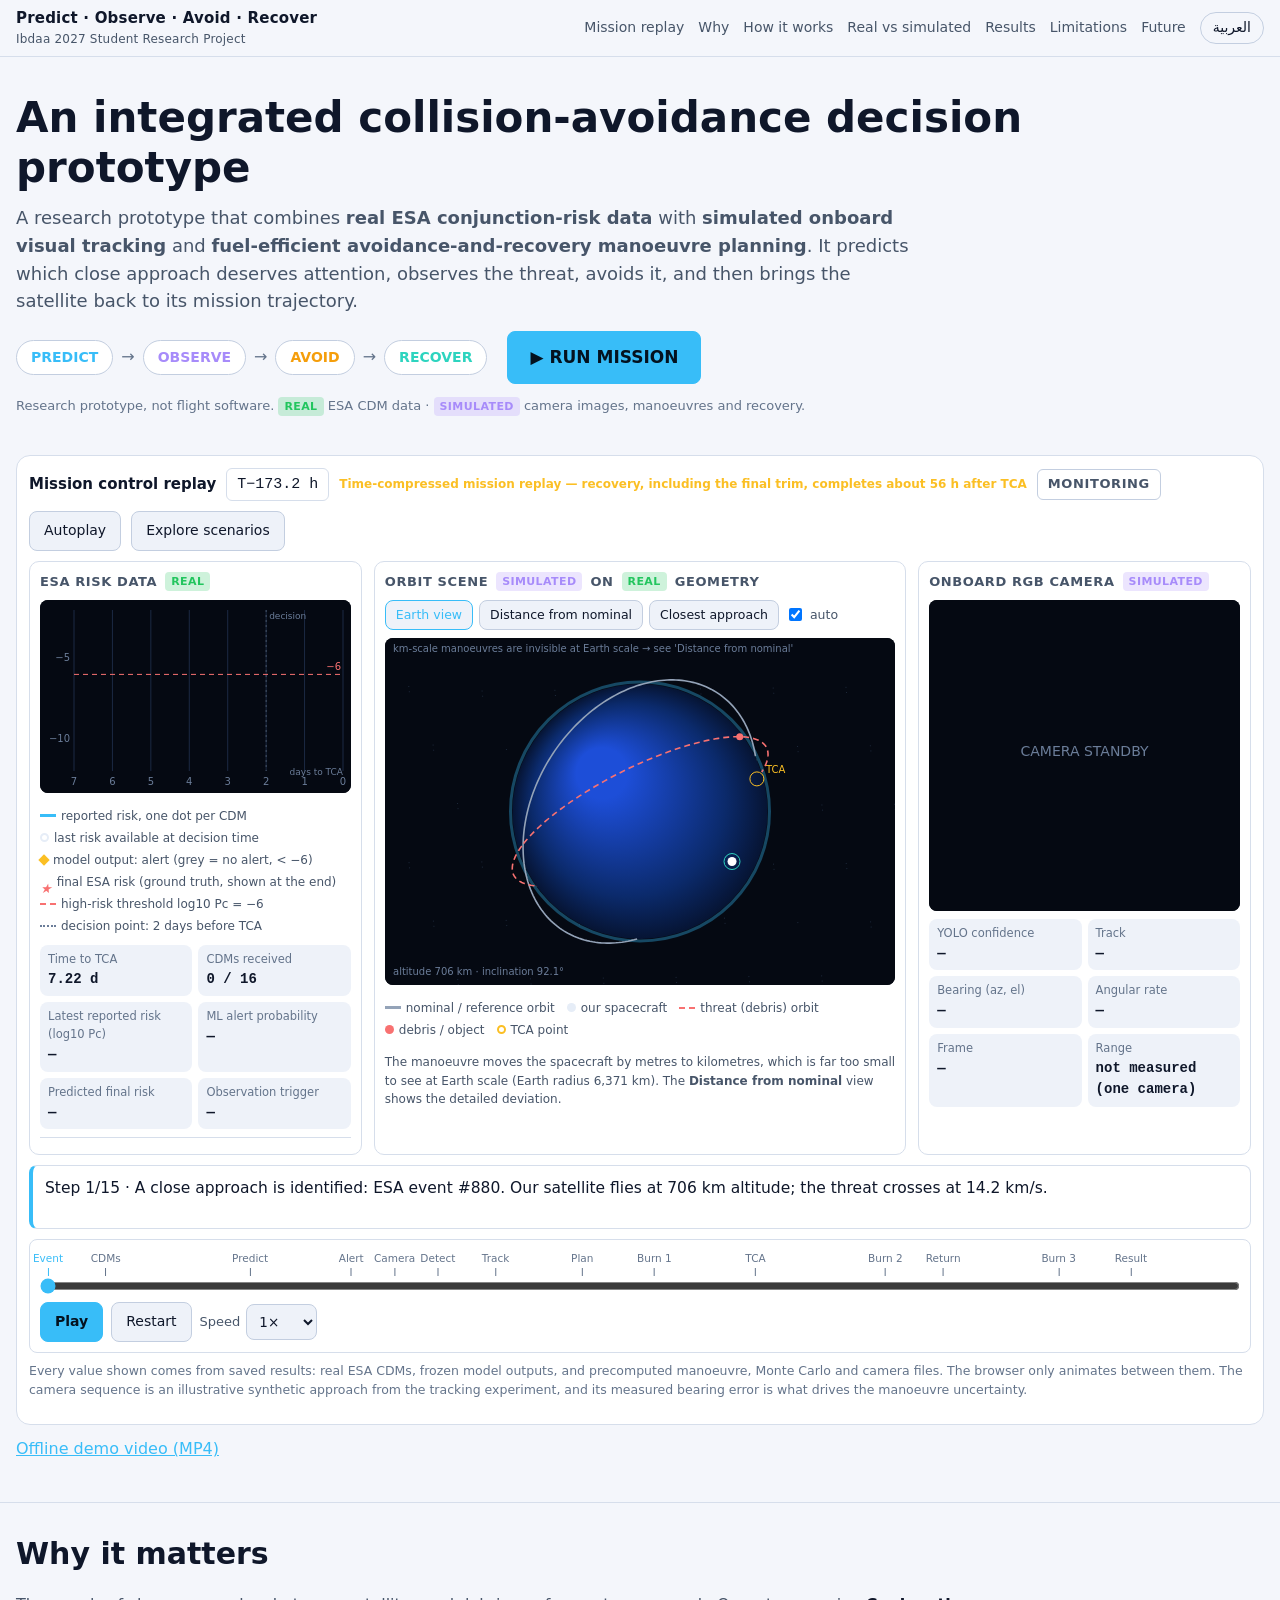
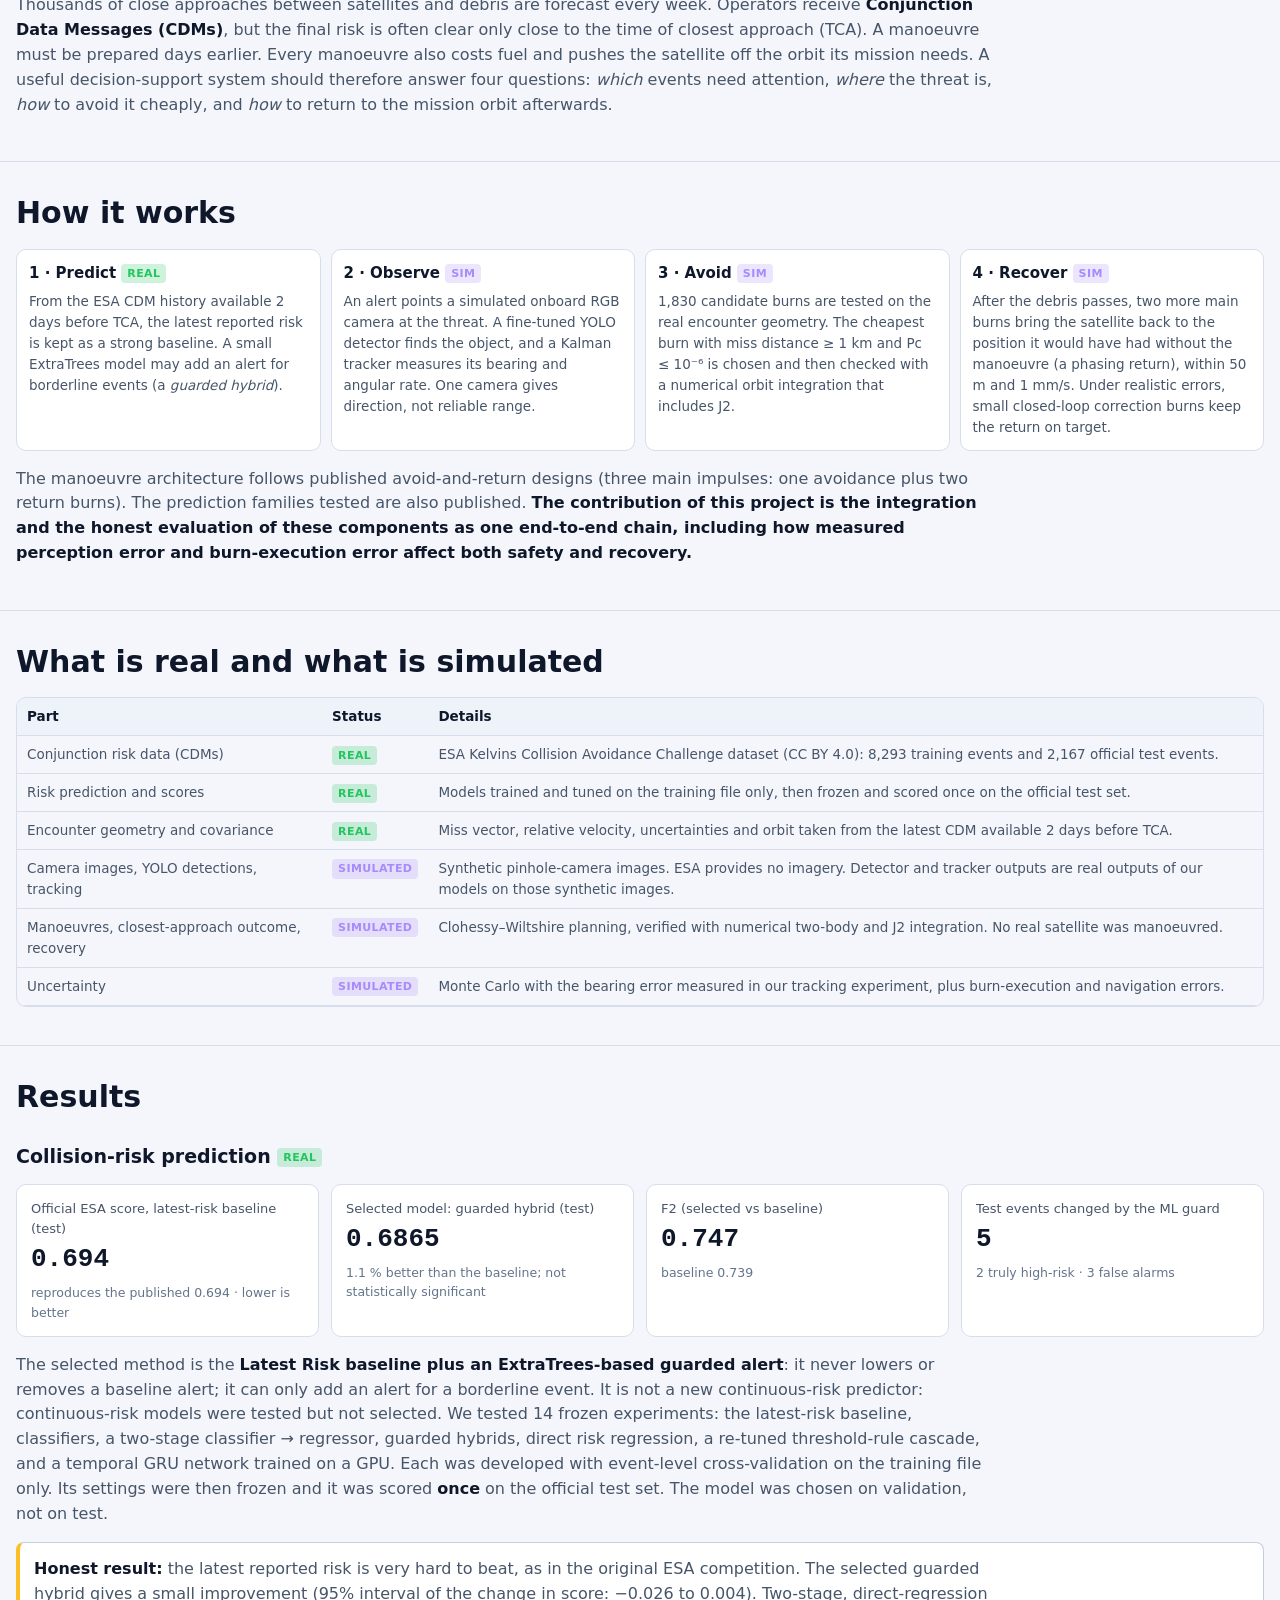
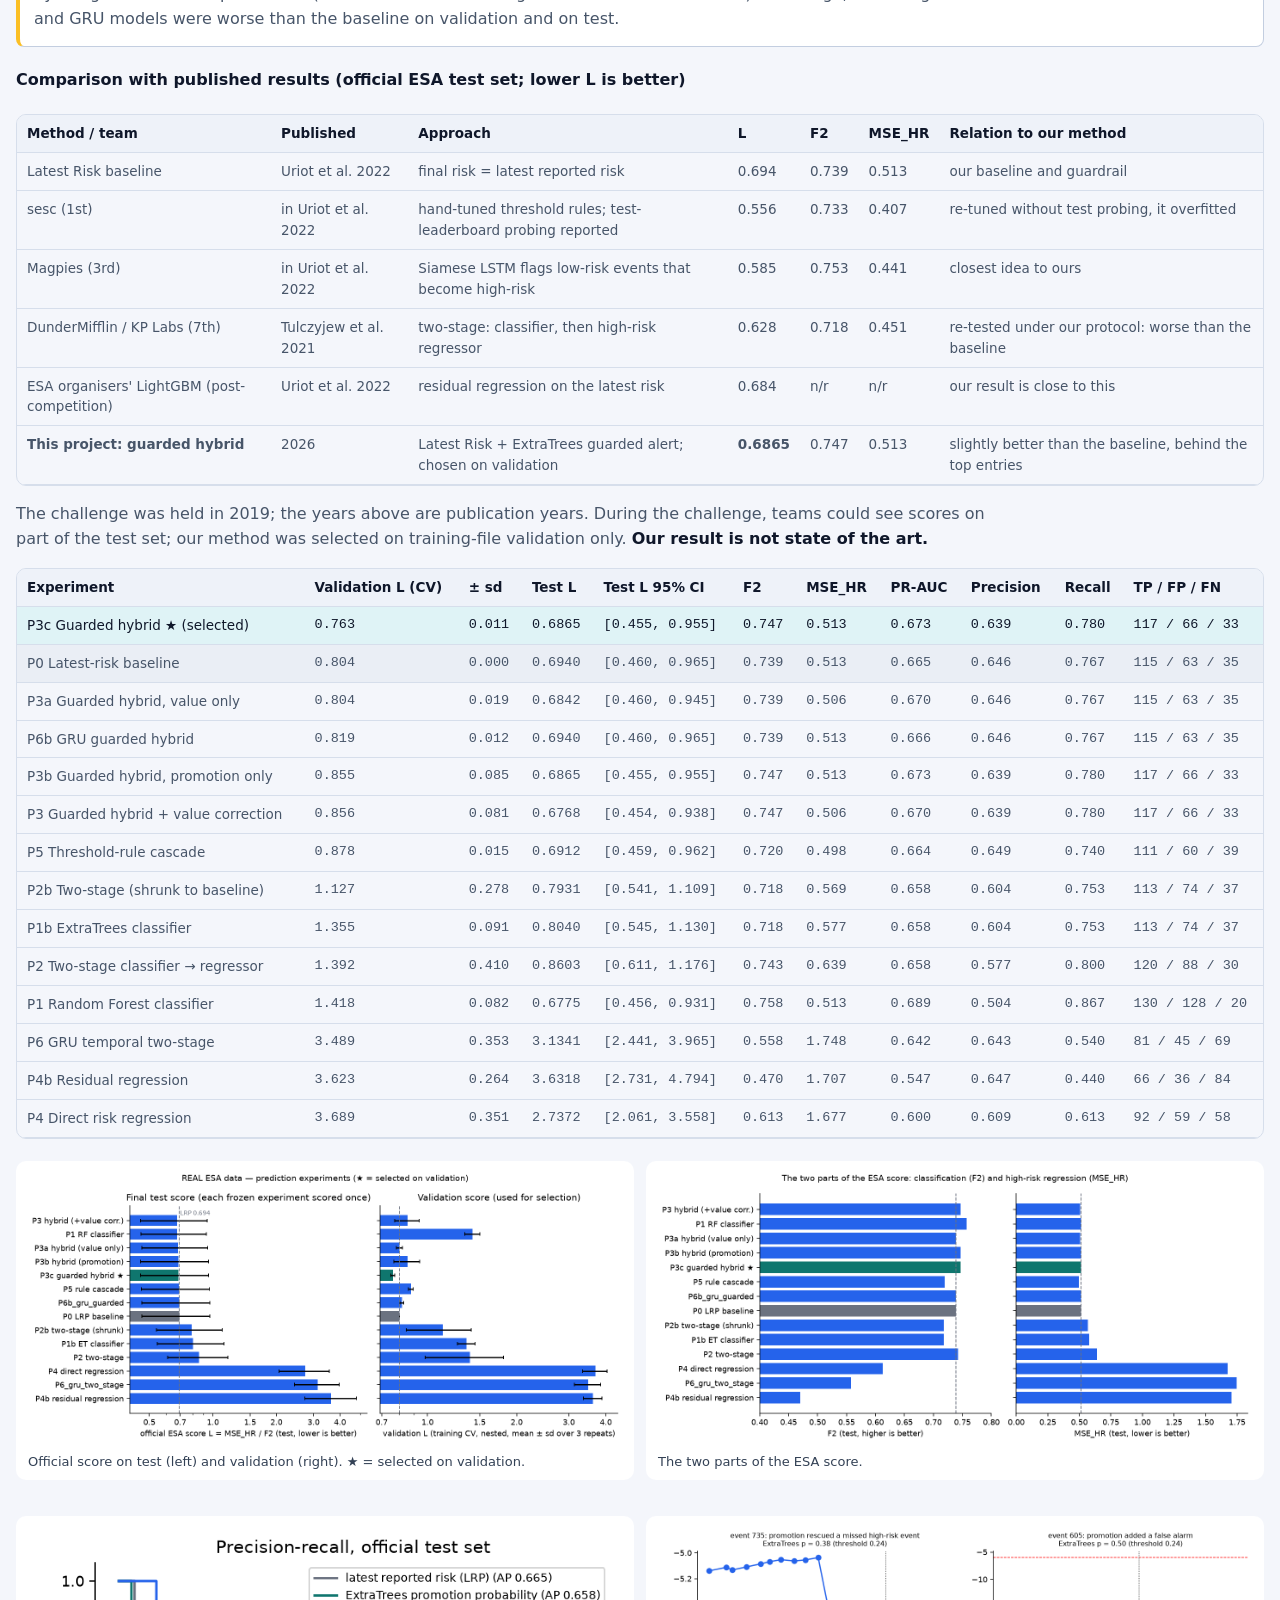
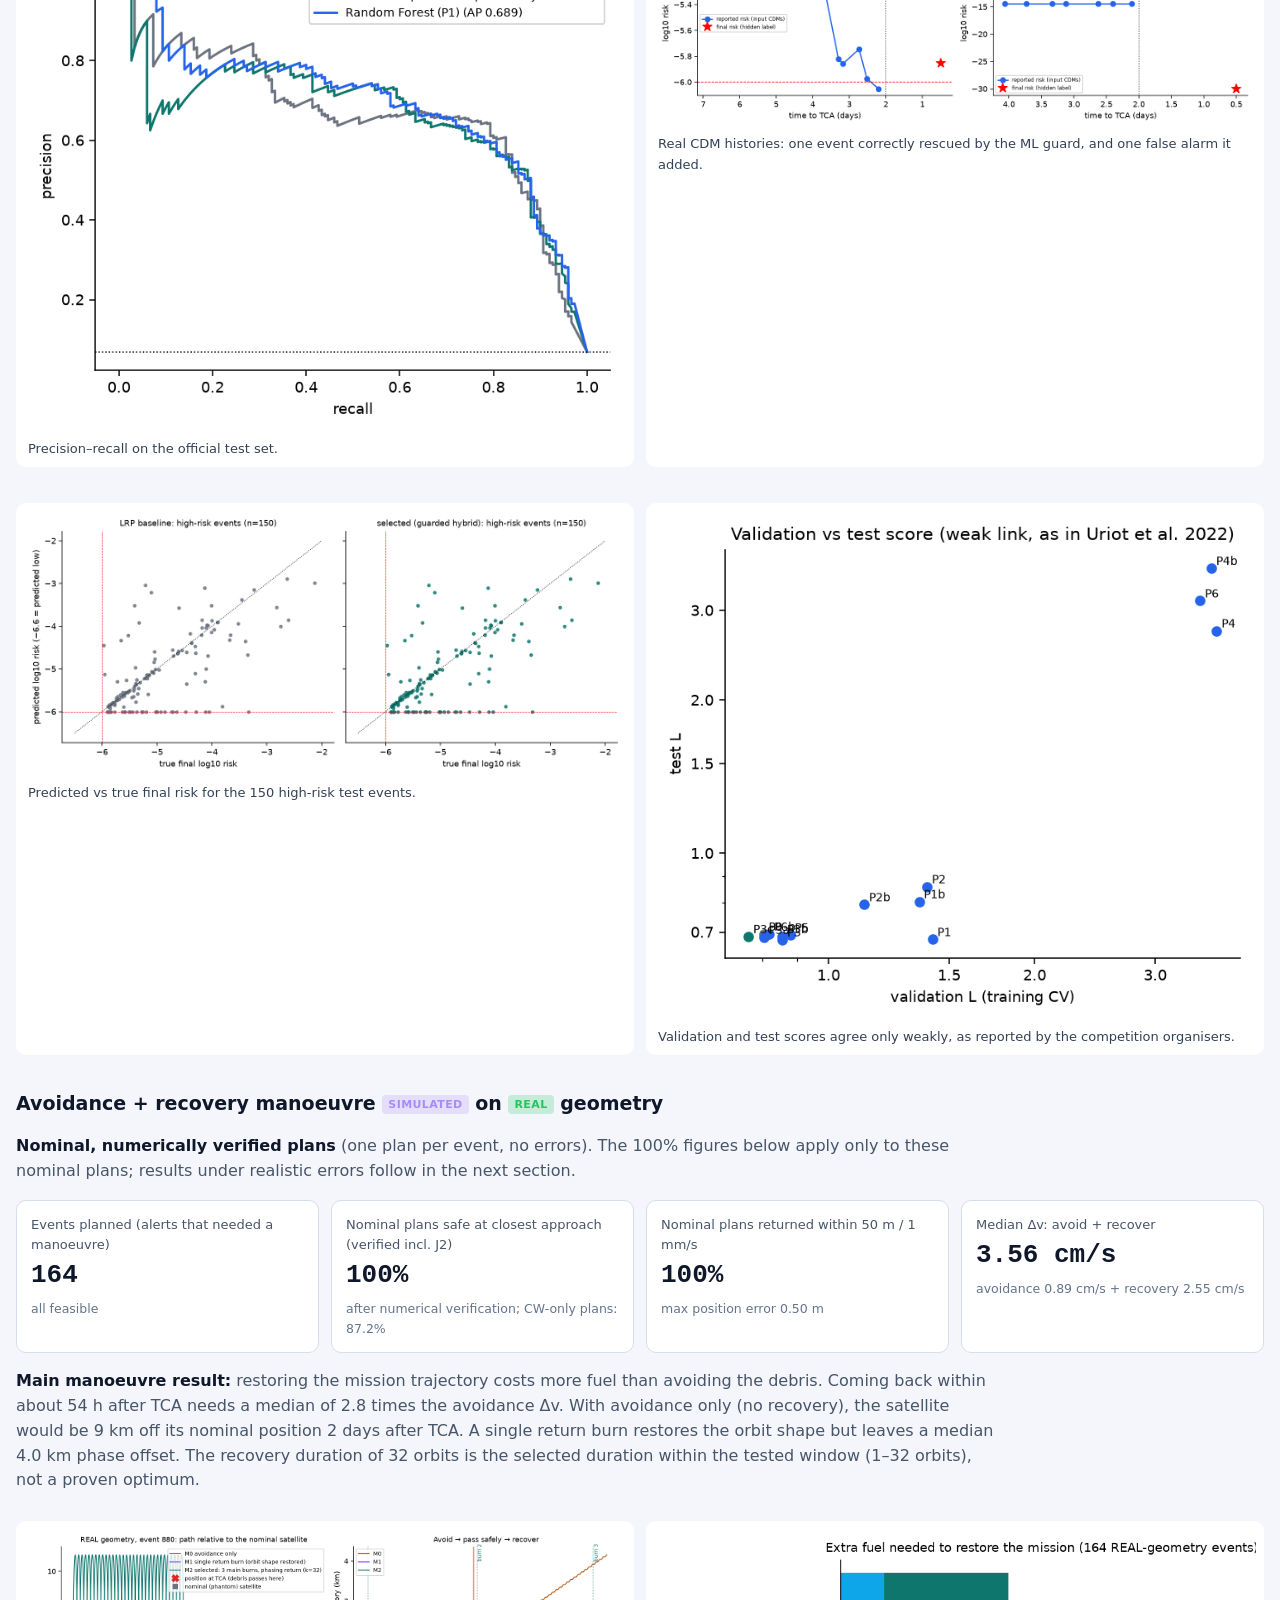
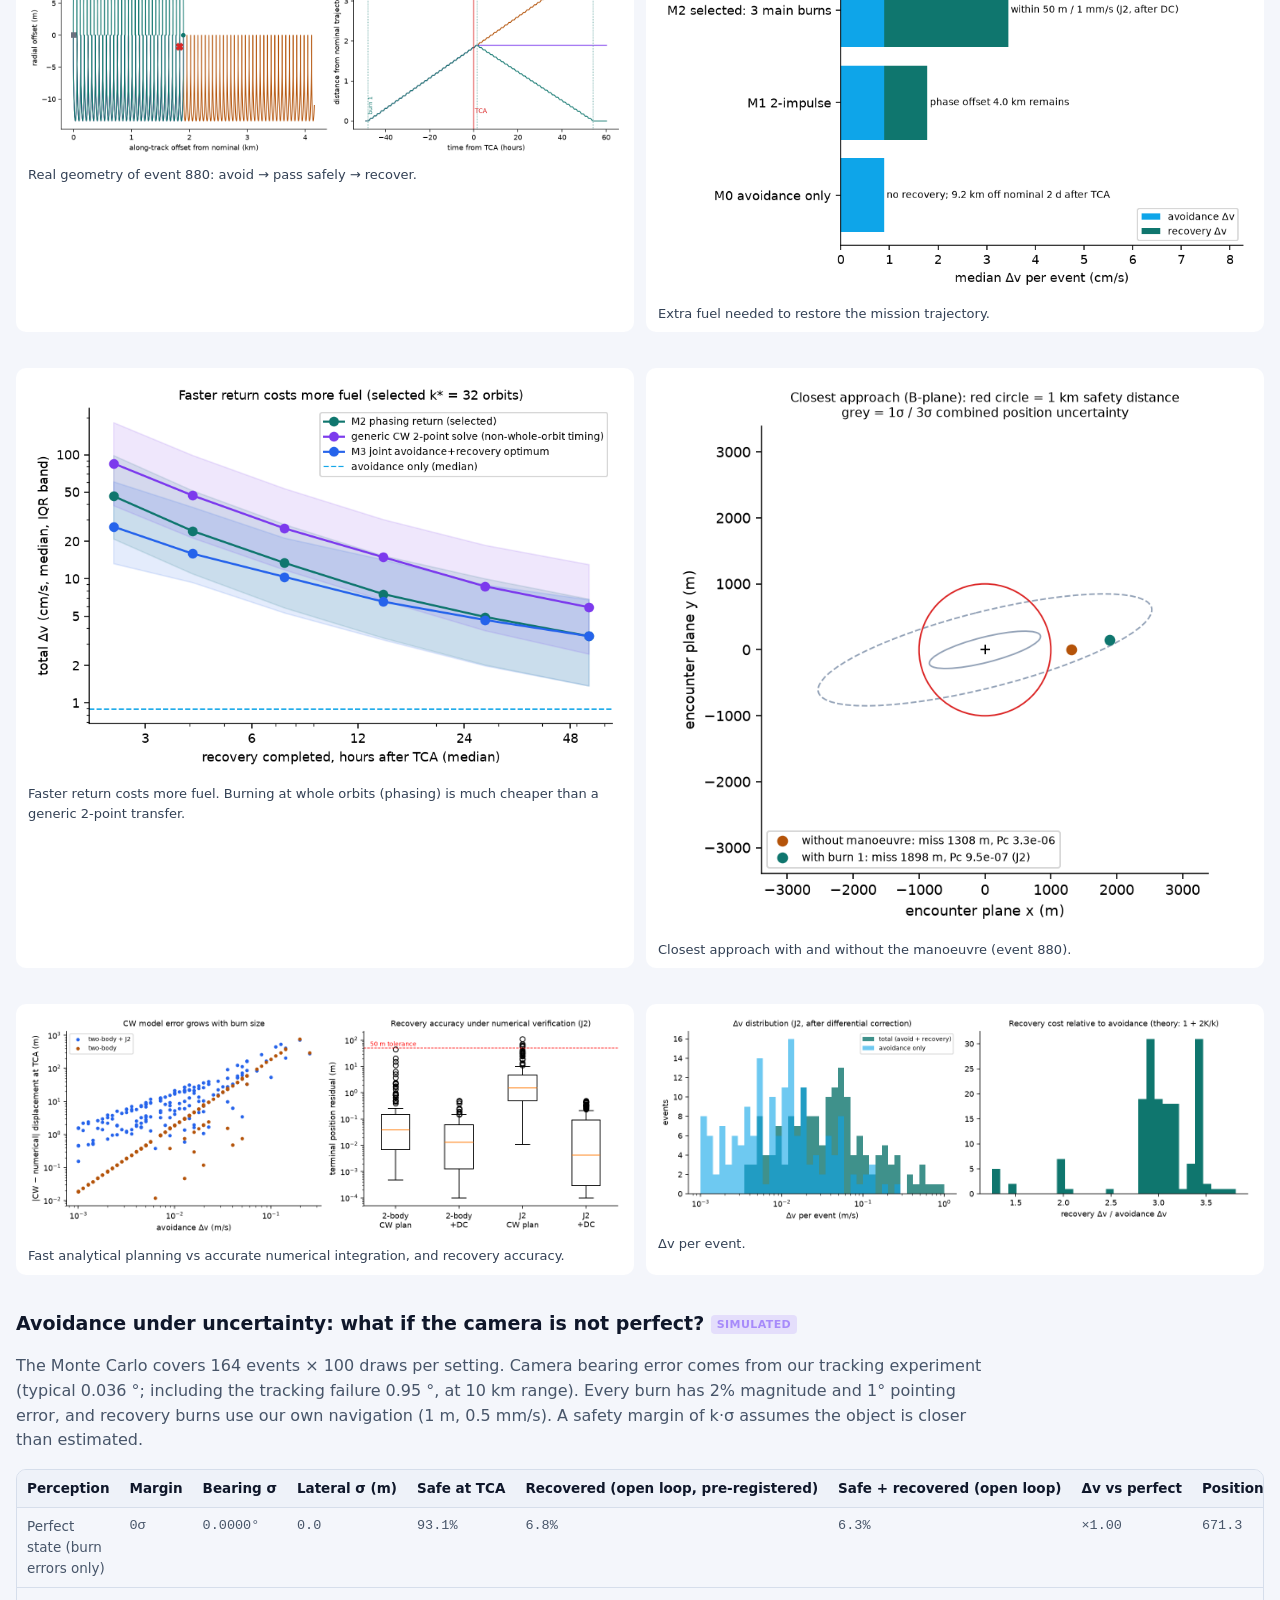
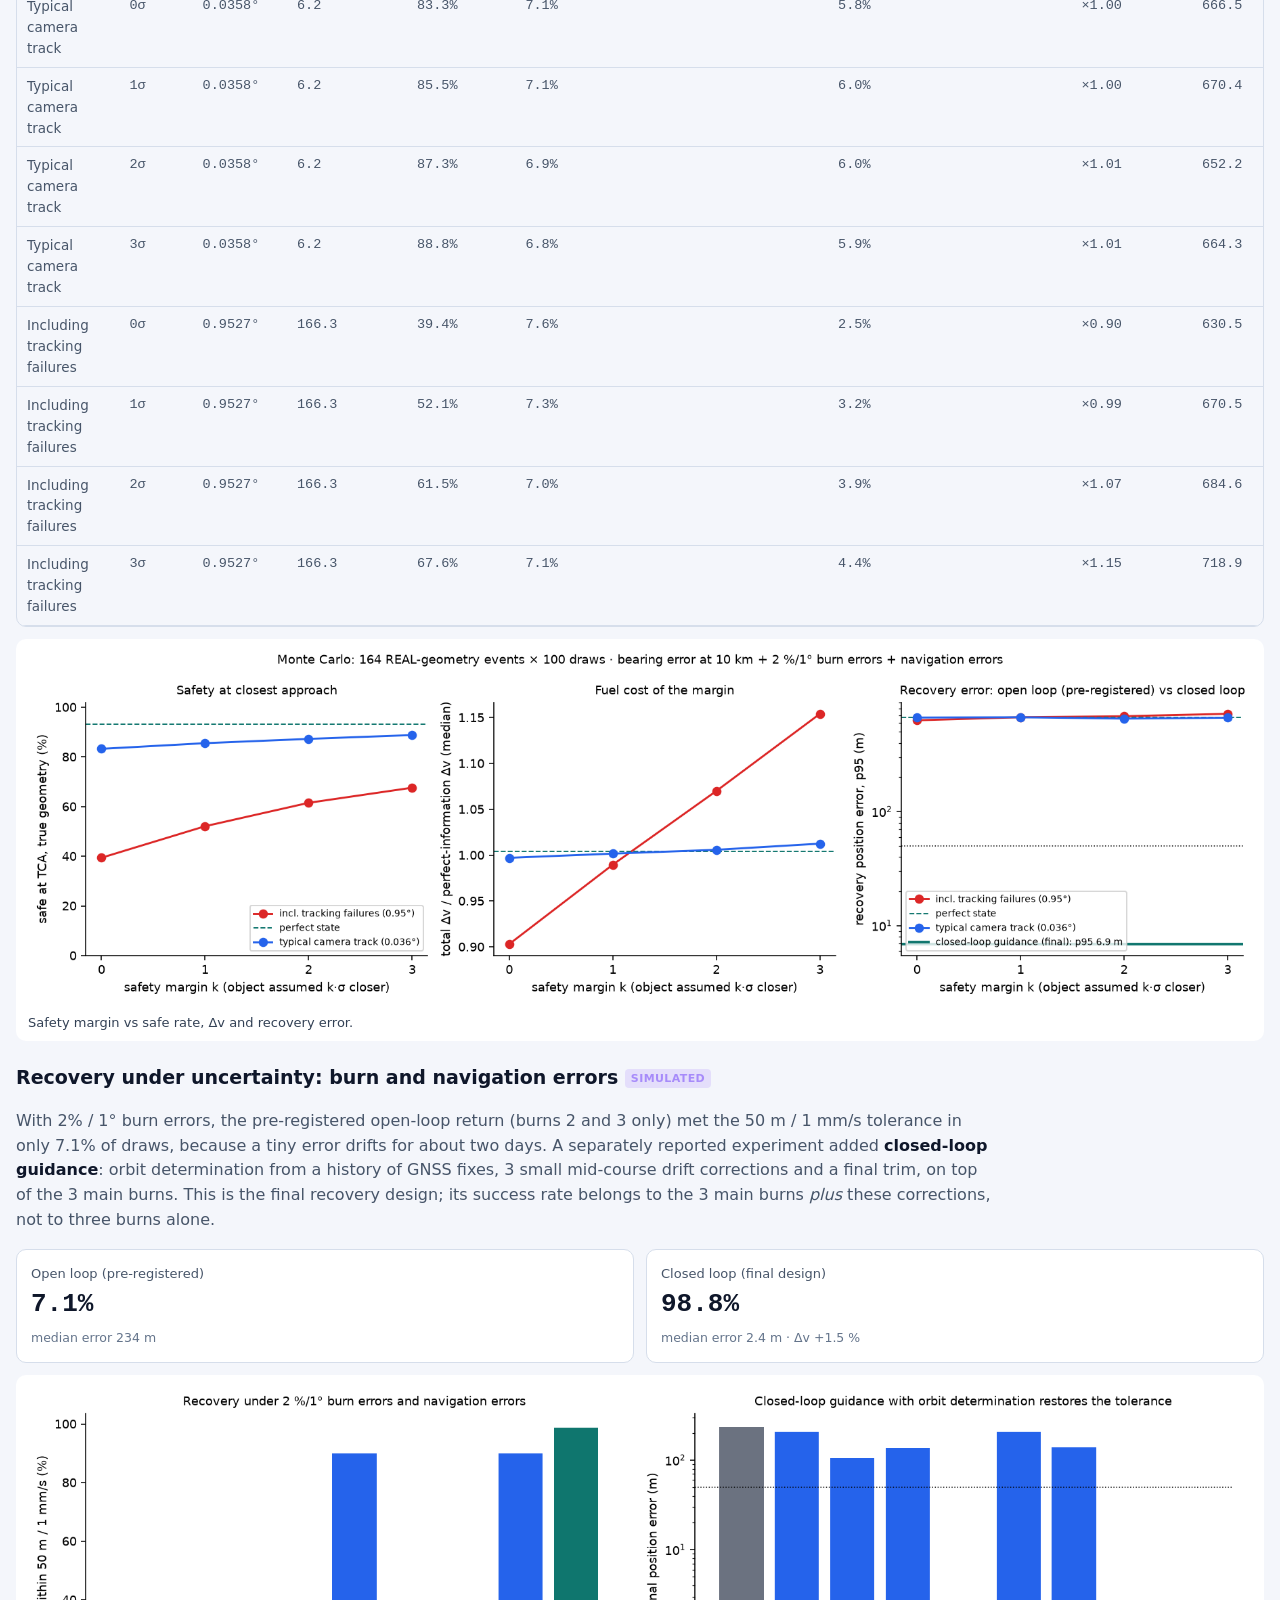
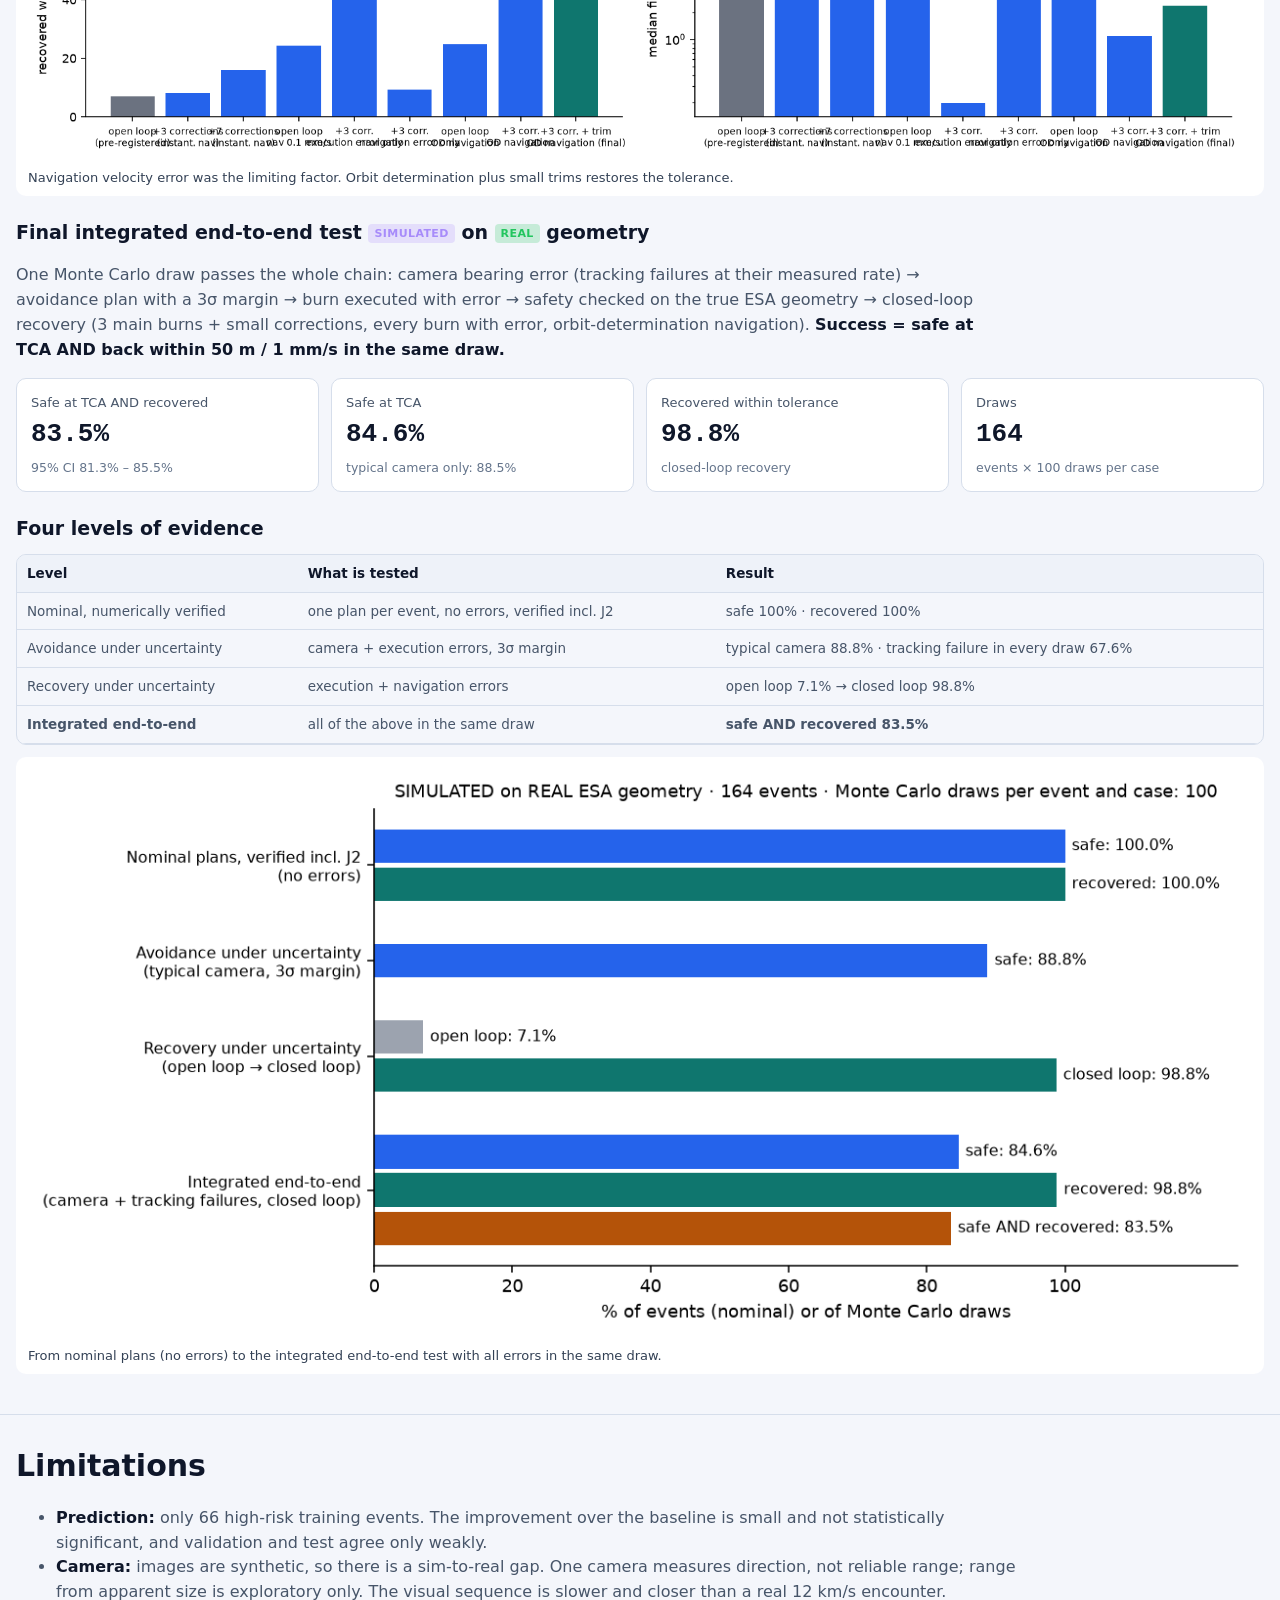
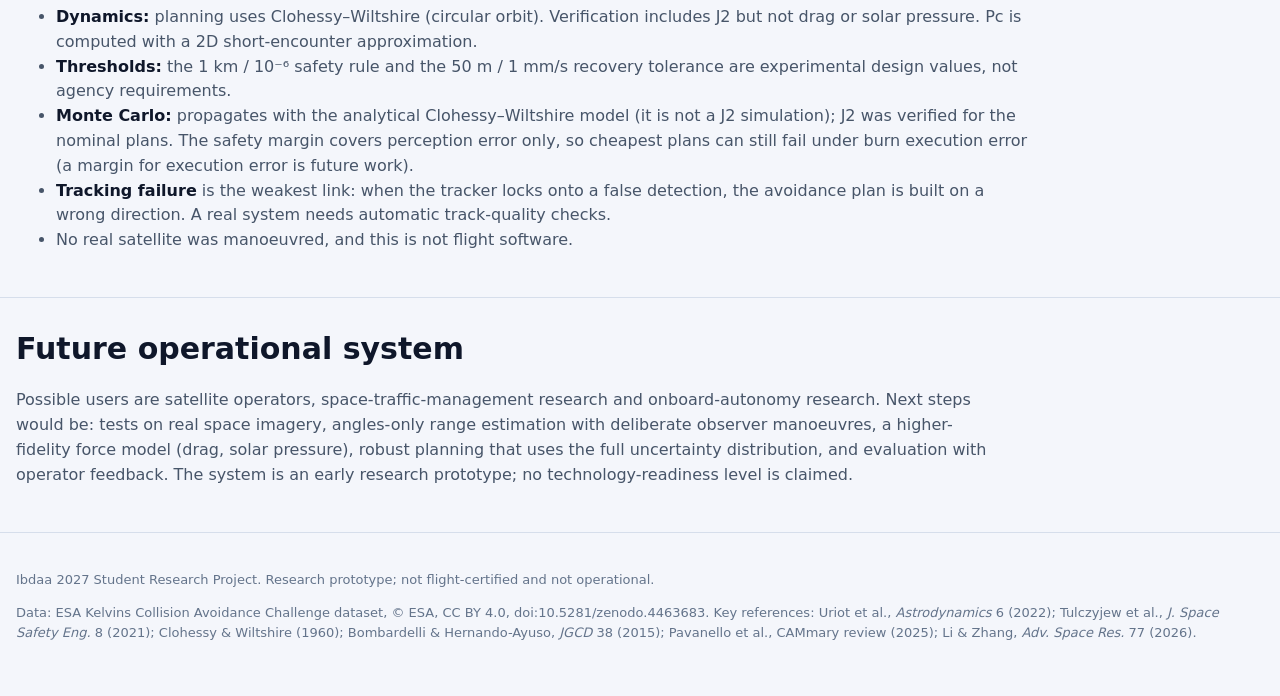
<file: en/index.html>
<!doctype html>
<html lang="en" dir="ltr">
<head>
<meta charset="utf-8">
<meta name="viewport" content="width=device-width, initial-scale=1">
<title>Predict · Observe · Avoid · Recover — Collision-Avoidance Decision Prototype</title>
<meta name="description" content="Ibdaa 2027 student research project: an integrated collision-avoidance decision-support prototype combining real ESA conjunction-risk data with simulated onboard visual tracking and fuel-efficient avoidance-and-recovery manoeuvre planning.">
<link rel="stylesheet" href="../assets/css/site.css">
<link rel="icon" href="data:image/svg+xml,%3Csvg xmlns='http://www.w3.org/2000/svg' viewBox='0 0 32 32'%3E%3Ccircle cx='16' cy='16' r='7' fill='%2338bdf8'/%3E%3Cellipse cx='16' cy='16' rx='15' ry='6' fill='none' stroke='%232dd4bf' stroke-width='2'/%3E%3C/svg%3E">
</head>
<body data-root="../">
<header class="top"><div class="wrap">
  <div class="brand">Predict · Observe · Avoid · Recover<small>Ibdaa 2027 Student Research Project</small></div>
  <nav class="main"><a href="#mission">Mission replay</a><a href="#why">Why</a><a href="#how">How it works</a><a href="#real">Real vs simulated</a><a href="#results">Results</a><a href="#limits">Limitations</a><a href="#future">Future</a></nav>
  <a class="lang" href="../ar/" hreflang="ar" lang="ar">العربية</a>
</div></header>

<main>
<section class="hero"><div class="wrap">
  <h1>An integrated collision-avoidance decision prototype</h1>
  <p class="lead">A research prototype that combines <strong>real ESA conjunction-risk data</strong> with <strong>simulated onboard visual tracking</strong> and <strong>fuel-efficient avoidance-and-recovery manoeuvre planning</strong>. It predicts which close approach deserves attention, observes the threat, avoids it, and then brings the satellite back to its mission trajectory.</p>
  <div class="chips">
    <span class="chip predict">PREDICT</span><span class="arrow">→</span><span class="chip observe">OBSERVE</span><span class="arrow">→</span>
    <span class="chip act">AVOID</span><span class="arrow">→</span><span class="chip recover">RECOVER</span>
    <button class="btn primary big" data-run-mission style="margin-inline-start:12px">▶ RUN MISSION</button>
  </div>
  <p class="disclaimer">Research prototype, not flight software. <span class="badge real">REAL</span> ESA CDM data · <span class="badge sim">SIMULATED</span> camera images, manoeuvres and recovery.</p>
</div></section>

<section class="mc" id="mission"><div class="wrap">
 <div class="mc-shell">
  <div class="mc-top">
    <span class="mc-title">Mission control replay</span>
    <span class="mc-clock" id="mc-clock">T−0.0 h</span>
    <span class="mc-compress" id="mc-compress">Time-compressed mission replay</span>
    <span class="status monitor" id="mc-status">MONITORING</span>
    <span class="spacer"></span>
    <button class="btn" id="btn-auto" aria-pressed="true">Autoplay</button>
    <button class="btn" id="btn-explore" aria-pressed="false">Explore scenarios</button>
  </div>
  <div class="mc-grid">
    <div class="panel left">
      <h3>ESA risk data <span class="badge real">REAL</span></h3>
      <canvas id="risk-cv" aria-label="Reported collision risk versus time to closest approach"></canvas>
      <div class="legend2" id="risk-legend">
        <span class="c-acc"><i class="sw"></i><span class="lbl">reported risk, one dot per CDM</span></span>
        <span class="c-white"><i class="sw ring"></i><span class="lbl">last risk available at decision time</span></span>
        <span class="c-warn"><i class="sw diamond"></i><span class="lbl">model output: alert (grey = no alert, &lt; −6)</span></span>
        <span class="c-bad"><i class="sw star"></i><span class="lbl">final ESA risk (ground truth, shown at the end)</span></span>
        <span class="c-bad"><i class="sw dash"></i><span class="lbl">high-risk threshold <bdi dir="ltr">log10 Pc = −6</bdi></span></span>
        <span class="c-faint"><i class="sw dot2"></i><span class="lbl">decision point: 2 days before TCA</span></span>
      </div>
      <div class="readouts">
        <div class="ro"><div class="k">Time to TCA</div><div class="v" id="ro-ttca">—</div></div>
        <div class="ro"><div class="k">CDMs received</div><div class="v" id="ro-ncdm">—</div></div>
        <div class="ro"><div class="k">Latest reported risk <bdi dir="ltr" class="ltr">(log10 Pc)</bdi></div><div class="v" id="ro-latest">—</div></div>
        <div class="ro"><div class="k">ML alert probability</div><div class="v" id="ro-prob">—</div></div>
        <div class="ro"><div class="k">Predicted final risk</div><div class="v" id="ro-pred">—</div></div>
        <div class="ro"><div class="k">Observation trigger</div><div class="v" id="ro-trig">—</div></div>
      </div>
      <div class="cdm-list" id="cdm-list"></div>
    </div>
    <div class="panel center">
      <h3>Orbit scene <span class="badge sim">SIMULATED</span> on <span class="badge real">REAL</span> geometry</h3>
      <div class="view-tabs">
        <button class="btn" data-view="earth" aria-pressed="true">Earth view</button>
        <button class="btn" data-view="rel" aria-pressed="false">Distance from nominal</button>
        <button class="btn" data-view="enc" aria-pressed="false">Closest approach</button>
        <label style="font-size:12.5px;color:var(--muted);display:inline-flex;gap:5px;align-items:center"><input type="checkbox" id="view-auto" checked> auto</label>
      </div>
      <canvas id="orbit-cv" aria-label="Orbit and manoeuvre animation"></canvas>
      <div class="legend2" id="earth-legend">
        <span class="c-nom"><i class="sw"></i><span class="lbl">nominal / reference orbit</span></span>
        <span class="c-white"><i class="sw dot"></i><span class="lbl">our spacecraft</span></span>
        <span class="c-thr"><i class="sw dash"></i><span class="lbl">threat (debris) orbit</span></span>
        <span class="c-thr"><i class="sw dot"></i><span class="lbl">debris / object</span></span>
        <span class="c-warn"><i class="sw ring"></i><span class="lbl">TCA point</span></span>
      </div>
      <p class="view-note" id="earth-legend-note">The manoeuvre moves the spacecraft by metres to kilometres, which is far too small to see at Earth scale (Earth radius 6,371 km). The <b>Distance from nominal</b> view shows the detailed deviation.</p>
      <div class="legend2" id="rel-legend">
        <span class="c-nom"><i class="sw"></i><span class="lbl">nominal / reference trajectory (distance 0)</span></span>
        <span class="c-rec"><i class="sw"></i><span class="lbl">selected trajectory: avoidance, then recovery</span></span>
        <span class="c-avoid"><i class="sw dash"></i><span class="lbl">avoidance only (no recovery)</span></span>
        <span class="c-two"><i class="sw dot2"></i><span class="lbl">single return burn (phase offset remains)</span></span>
        <span class="c-avoid"><i class="sw dot"></i><span class="lbl">burn 1 (avoid)</span></span>
        <span class="c-rec"><i class="sw dot"></i><span class="lbl">recovery burns and small trims</span></span>
        <span class="c-thr"><i class="sw dash"></i><span class="lbl">TCA (debris passes)</span></span>
        <span class="c-white"><i class="sw dot"></i><span class="lbl">our spacecraft now</span></span>
      </div>
      <div class="legend2" id="enc-legend">
        <span class="c-muted"><span class="lbl">Encounter plane at TCA: our spacecraft at the centre; the 1 km circle is the safety distance; the ellipses show the position uncertainty; the two points show where the debris passes without and with the manoeuvre.</span></span>
      </div>
    </div>
    <div class="panel right">
      <h3>Onboard RGB camera <span class="badge sim">SIMULATED</span></h3>
      <canvas id="cam-cv" aria-label="Synthetic camera frames with detector and tracker output"></canvas>
      <div class="readouts">
        <div class="ro"><div class="k">YOLO confidence</div><div class="v" id="ro-conf">—</div></div>
        <div class="ro"><div class="k">Track</div><div class="v" id="ro-track">—</div></div>
        <div class="ro"><div class="k">Bearing (az, el)</div><div class="v" id="ro-bearing">—</div></div>
        <div class="ro"><div class="k">Angular rate</div><div class="v" id="ro-rate">—</div></div>
        <div class="ro"><div class="k">Frame</div><div class="v" id="ro-frame">—</div></div>
        <div class="ro"><div class="k">Range</div><div class="v">not measured (one camera)</div></div>
      </div>
    </div>
  </div>
  <div class="caption" aria-live="polite"><div class="txt" id="cap-txt"></div></div>
  <div class="timeline">
    <div class="chapters" id="chapters"></div>
    <input type="range" class="scrub" id="scrub" min="0" max="1000" value="0" aria-label="Mission timeline">
    <div class="controls">
      <button class="btn primary" id="btn-play">Play</button>
      <button class="btn" id="btn-restart">Restart</button>
      <label>Speed <select id="sel-speed"><option value="0.5">0.5×</option><option value="1" selected>1×</option><option value="2">2×</option><option value="4">4×</option></select></label>
    </div>
    <div class="explore" id="explore">
      <label>Scenario <select id="sel-scenario"></select></label>
      <label>Perception <select id="sel-perc"></select></label>
      <label>Safety margin <select id="sel-margin"></select></label>
    </div>
  </div>
  <div class="summary" id="summary"></div>
  <p class="mc-note">Every value shown comes from saved results: real ESA CDMs, frozen model outputs, and precomputed manoeuvre, Monte Carlo and camera files. The browser only animates between them. The camera sequence is an illustrative synthetic approach from the tracking experiment, and its measured bearing error is what drives the manoeuvre uncertainty.</p>
 </div>
 <p style="margin-top:12px"><a href="../assets/video/demo_en.mp4">Offline demo video (MP4)</a></p>
</div></section>

<section class="content" id="why"><div class="wrap">
  <h2>Why it matters</h2>
  <p>Thousands of close approaches between satellites and debris are forecast every week. Operators receive <strong>Conjunction Data Messages (CDMs)</strong>, but the final risk is often clear only close to the time of closest approach (TCA). A manoeuvre must be prepared days earlier. Every manoeuvre also costs fuel and pushes the satellite off the orbit its mission needs. A useful decision-support system should therefore answer four questions: <em>which</em> events need attention, <em>where</em> the threat is, <em>how</em> to avoid it cheaply, and <em>how</em> to return to the mission orbit afterwards.</p>
</div></section>

<section class="content" id="how"><div class="wrap">
  <h2>How it works</h2>
  <div class="pipeline">
    <div class="st"><h4>1 · Predict <span class="badge real">REAL</span></h4><p>From the ESA CDM history available 2 days before TCA, the latest reported risk is kept as a strong baseline. A small <bdi dir="ltr" class="ltr">ExtraTrees</bdi> model may add an alert for borderline events (a <em>guarded hybrid</em>).</p></div>
    <div class="st"><h4>2 · Observe <span class="badge sim">SIM</span></h4><p>An alert points a simulated onboard RGB camera at the threat. A fine-tuned <bdi dir="ltr" class="ltr">YOLO</bdi> detector finds the object, and a Kalman tracker measures its bearing and angular rate. One camera gives direction, not reliable range.</p></div>
    <div class="st"><h4>3 · Avoid <span class="badge sim">SIM</span></h4><p>1,830 candidate burns are tested on the real encounter geometry. The cheapest burn with miss distance ≥ 1 km and Pc ≤ 10⁻⁶ is chosen and then checked with a numerical orbit integration that includes J2.</p></div>
    <div class="st"><h4>4 · Recover <span class="badge sim">SIM</span></h4><p>After the debris passes, two more main burns bring the satellite back to the position it would have had without the manoeuvre (a phasing return), within 50 m and 1 mm/s. Under realistic errors, small closed-loop correction burns keep the return on target.</p></div>
  </div>
  <p>The manoeuvre architecture follows published avoid-and-return designs (three main impulses: one avoidance plus two return burns). The prediction families tested are also published. <strong>The contribution of this project is the integration and the honest evaluation of these components as one end-to-end chain, including how measured perception error and burn-execution error affect both safety and recovery.</strong></p>
</div></section>

<section class="content" id="real"><div class="wrap">
  <h2>What is real and what is simulated</h2>
  <div class="table-wrap"><table>
    <thead><tr><th>Part</th><th>Status</th><th>Details</th></tr></thead>
    <tbody>
      <tr><td>Conjunction risk data (CDMs)</td><td><span class="badge real">REAL</span></td><td>ESA Kelvins Collision Avoidance Challenge dataset (CC BY 4.0): <bdi dir="ltr" data-v="prediction.dataset.train_events" data-fmt="int"></bdi> training events and <bdi dir="ltr" data-v="prediction.dataset.test_events" data-fmt="int"></bdi> official test events.</td></tr>
      <tr><td>Risk prediction and scores</td><td><span class="badge real">REAL</span></td><td>Models trained and tuned on the training file only, then frozen and scored once on the official test set.</td></tr>
      <tr><td>Encounter geometry and covariance</td><td><span class="badge real">REAL</span></td><td>Miss vector, relative velocity, uncertainties and orbit taken from the latest CDM available 2 days before TCA.</td></tr>
      <tr><td>Camera images, YOLO detections, tracking</td><td><span class="badge sim">SIMULATED</span></td><td>Synthetic pinhole-camera images. ESA provides no imagery. Detector and tracker outputs are real outputs of our models on those synthetic images.</td></tr>
      <tr><td>Manoeuvres, closest-approach outcome, recovery</td><td><span class="badge sim">SIMULATED</span></td><td>Clohessy–Wiltshire planning, verified with numerical two-body and J2 integration. No real satellite was manoeuvred.</td></tr>
      <tr><td>Uncertainty</td><td><span class="badge sim">SIMULATED</span></td><td>Monte Carlo with the bearing error measured in our tracking experiment, plus burn-execution and navigation errors.</td></tr>
    </tbody></table></div>
</div></section>

<section class="content" id="results"><div class="wrap">
  <h2>Results</h2>
  <h3>Collision-risk prediction <span class="badge real">REAL</span></h3>
  <div class="cards">
    <div class="card"><div class="lbl">Official ESA score, latest-risk baseline (test)</div><div class="big"><bdi dir="ltr" data-v="prediction.baseline.test.L" data-fmt="3"></bdi></div><div class="sub">reproduces the published 0.694 · lower is better</div></div>
    <div class="card"><div class="lbl">Selected model: guarded hybrid (test)</div><div class="big"><bdi dir="ltr" data-v="prediction.selected.test.L" data-fmt="4"></bdi></div><div class="sub"><bdi dir="ltr" data-v="prediction.selected.test.improvement_vs_LRP_pct" data-fmt="1" data-unit="%"></bdi> better than the baseline; not statistically significant</div></div>
    <div class="card"><div class="lbl">F2 (selected vs baseline)</div><div class="big"><bdi dir="ltr" data-v="prediction.selected.test.F2" data-fmt="3"></bdi></div><div class="sub">baseline <bdi dir="ltr" data-v="prediction.baseline.test.F2" data-fmt="3"></bdi></div></div>
    <div class="card"><div class="lbl">Test events changed by the ML guard</div><div class="big"><bdi dir="ltr" data-v="prediction.promotion_on_test.promoted_events" data-fmt="int"></bdi></div><div class="sub"><bdi dir="ltr" data-v="prediction.promotion_on_test.promoted_true_high" data-fmt="int"></bdi> truly high-risk · <bdi dir="ltr" data-v="prediction.promotion_on_test.promoted_false_alarm" data-fmt="int"></bdi> false alarms</div></div>
  </div>
  <p>The selected method is the <strong>Latest Risk baseline plus an ExtraTrees-based guarded alert</strong>: it never lowers or removes a baseline alert; it can only add an alert for a borderline event. It is not a new continuous-risk predictor: continuous-risk models were tested but not selected. We tested <bdi dir="ltr" data-v="prediction.experiments.length" data-fmt="int"></bdi> frozen experiments: the latest-risk baseline, classifiers, a two-stage classifier → regressor, guarded hybrids, direct risk regression, a re-tuned threshold-rule cascade, and a temporal <bdi dir="ltr" class="ltr">GRU</bdi> network trained on a GPU. Each was developed with event-level cross-validation on the training file only. Its settings were then frozen and it was scored <strong>once</strong> on the official test set. The model was chosen on validation, not on test.</p>
  <div class="callout"><p><strong>Honest result:</strong> the latest reported risk is very hard to beat, as in the original ESA competition. The selected guarded hybrid gives a small improvement (95% interval of the change in score: <bdi dir="ltr" class="ltr num" data-v="prediction.selected.test.delta_L_vs_LRP_ci95.0" data-fmt="3"></bdi> to <bdi dir="ltr" class="ltr num" data-v="prediction.selected.test.delta_L_vs_LRP_ci95.1" data-fmt="3"></bdi>). Two-stage, direct-regression and GRU models were worse than the baseline on validation and on test.</p></div>

  <h4>Comparison with published results (official ESA test set; lower L is better)</h4>
  <div class="table-wrap"><table>
    <thead><tr><th>Method / team</th><th>Published</th><th>Approach</th><th>L</th><th>F2</th><th>MSE_HR</th><th>Relation to our method</th></tr></thead>
    <tbody>
      <tr><td>Latest Risk baseline</td><td>Uriot et al. 2022</td><td>final risk = latest reported risk</td><td><bdi dir="ltr" class="ltr num">0.694</bdi></td><td><bdi dir="ltr" class="ltr num">0.739</bdi></td><td><bdi dir="ltr" class="ltr num">0.513</bdi></td><td>our baseline and guardrail</td></tr>
      <tr><td>sesc (1st)</td><td>in Uriot et al. 2022</td><td>hand-tuned threshold rules; test-leaderboard probing reported</td><td><bdi dir="ltr" class="ltr num">0.556</bdi></td><td><bdi dir="ltr" class="ltr num">0.733</bdi></td><td><bdi dir="ltr" class="ltr num">0.407</bdi></td><td>re-tuned without test probing, it overfitted</td></tr>
      <tr><td>Magpies (3rd)</td><td>in Uriot et al. 2022</td><td>Siamese LSTM flags low-risk events that become high-risk</td><td><bdi dir="ltr" class="ltr num">0.585</bdi></td><td><bdi dir="ltr" class="ltr num">0.753</bdi></td><td><bdi dir="ltr" class="ltr num">0.441</bdi></td><td>closest idea to ours</td></tr>
      <tr><td>DunderMifflin / KP Labs (7th)</td><td>Tulczyjew et al. 2021</td><td>two-stage: classifier, then high-risk regressor</td><td><bdi dir="ltr" class="ltr num">0.628</bdi></td><td><bdi dir="ltr" class="ltr num">0.718</bdi></td><td><bdi dir="ltr" class="ltr num">0.451</bdi></td><td>re-tested under our protocol: worse than the baseline</td></tr>
      <tr><td>ESA organisers' LightGBM (post-competition)</td><td>Uriot et al. 2022</td><td>residual regression on the latest risk</td><td><bdi dir="ltr" class="ltr num">0.684</bdi></td><td>n/r</td><td>n/r</td><td>our result is close to this</td></tr>
      <tr><td><strong>This project: guarded hybrid</strong></td><td>2026</td><td>Latest Risk + ExtraTrees guarded alert; chosen on validation</td><td><strong><bdi dir="ltr" data-v="prediction.selected.test.L" data-fmt="4"></bdi></strong></td><td><bdi dir="ltr" data-v="prediction.selected.test.F2" data-fmt="3"></bdi></td><td><bdi dir="ltr" data-v="prediction.selected.test.MSE_HR" data-fmt="3"></bdi></td><td>slightly better than the baseline, behind the top entries</td></tr>
    </tbody></table></div>
  <p>The challenge was held in 2019; the years above are publication years. During the challenge, teams could see scores on part of the test set; our method was selected on training-file validation only. <strong>Our result is not state of the art.</strong></p>
  <div class="table-wrap"><table id="exp-table"></table></div>
  <div class="figs">
    <figure><img src="../assets/figures/pred_official_score.png" alt="Official ESA score for every experiment" loading="lazy"><figcaption>Official score on test (left) and validation (right). ★ = selected on validation.</figcaption></figure>
    <figure><img src="../assets/figures/pred_f2_msehr.png" alt="F2 and MSE_HR for every experiment" loading="lazy"><figcaption>The two parts of the ESA score.</figcaption></figure>
    <figure><img src="../assets/figures/pred_pr_curves.png" alt="Precision-recall curves" loading="lazy"><figcaption>Precision–recall on the official test set.</figcaption></figure>
    <figure><img src="../assets/figures/pred_temporal_examples.png" alt="Examples of promoted events" loading="lazy"><figcaption>Real CDM histories: one event correctly rescued by the ML guard, and one false alarm it added.</figcaption></figure>
    <figure><img src="../assets/figures/pred_regression_high_risk.png" alt="Predicted versus true final risk" loading="lazy"><figcaption>Predicted vs true final risk for the 150 high-risk test events.</figcaption></figure>
    <figure><img src="../assets/figures/pred_val_vs_test.png" alt="Validation vs test score" loading="lazy"><figcaption>Validation and test scores agree only weakly, as reported by the competition organisers.</figcaption></figure>
  </div>

  <h3>Avoidance + recovery manoeuvre <span class="badge sim">SIMULATED</span> on <span class="badge real">REAL</span> geometry</h3>
  <p><strong>Nominal, numerically verified plans</strong> (one plan per event, no errors). The 100% figures below apply only to these nominal plans; results under realistic errors follow in the next section.</p>
  <div class="cards">
    <div class="card"><div class="lbl">Events planned (alerts that needed a manoeuvre)</div><div class="big"><bdi dir="ltr" data-v="maneuver.n_planned" data-fmt="int"></bdi></div><div class="sub">all feasible</div></div>
    <div class="card"><div class="lbl">Nominal plans safe at closest approach (verified incl. J2)</div><div class="big"><bdi dir="ltr" data-v="maneuver.final_J2.safe_rate_tca" data-fmt="pct0"></bdi></div><div class="sub">after numerical verification; CW-only plans: <bdi dir="ltr" data-v="maneuver.cw_selected_plan_safe_rate_in_numerical_truth.two_body_J2" data-fmt="pct"></bdi></div></div>
    <div class="card"><div class="lbl">Nominal plans returned within 50 m / 1 mm/s</div><div class="big"><bdi dir="ltr" data-v="maneuver.final_J2.recovered_rate_after_dc" data-fmt="pct0"></bdi></div><div class="sub">max position error <bdi dir="ltr" data-v="maneuver.final_J2.resid_r_after_dc_m.max" data-fmt="2" data-unit="m"></bdi></div></div>
    <div class="card"><div class="lbl">Median Δv: avoid + recover</div><div class="big"><bdi dir="ltr" data-v="maneuver.final_J2.dv_total.median" data-fmt="2" data-scale="100" data-unit="cm/s"></bdi></div><div class="sub">avoidance <bdi dir="ltr" data-v="maneuver.final_J2.dv_avoid.median" data-fmt="2" data-scale="100" data-unit="cm/s"></bdi> + recovery <bdi dir="ltr" data-v="maneuver.final_J2.dv_recovery.median" data-fmt="2" data-scale="100" data-unit="cm/s"></bdi></div></div>
  </div>
  <p><strong>Main manoeuvre result:</strong> restoring the mission trajectory costs more fuel than avoiding the debris. Coming back within about <bdi dir="ltr" data-v="maneuver.recovery_end_after_tca_h.median" data-fmt="0" data-unit="h"></bdi> after TCA needs a median of <bdi dir="ltr" data-v="maneuver.recovery_ratio_rec_over_avoid.median" data-fmt="1"></bdi> times the avoidance Δv. With avoidance only (no recovery), the satellite would be <bdi dir="ltr" data-v="maneuver.architectures.M0_avoidance_only.deviation_tca_plus_2d_m.median" data-fmt="0" data-unit="km" data-scale="0.001"></bdi> off its nominal position 2 days after TCA. A single return burn restores the orbit shape but leaves a median <bdi dir="ltr" data-v="maneuver.architectures.M1_two_impulse_orbit_restore.phase_offset_m.median" data-fmt="1" data-unit="km" data-scale="0.001"></bdi> phase offset. The recovery duration of <bdi dir="ltr" data-v="maneuver.k_star_orbits" data-fmt="int"></bdi> orbits is the selected duration within the tested window (1–32 orbits), not a proven optimum.</p>
  <div class="figs">
    <figure><img src="../assets/figures/man_trajectory.png" alt="Avoidance and recovery trajectories" loading="lazy"><figcaption>Real geometry of event 880: avoid → pass safely → recover.</figcaption></figure>
    <figure><img src="../assets/figures/man_fuel_cost.png" alt="Extra fuel to restore the mission" loading="lazy"><figcaption>Extra fuel needed to restore the mission trajectory.</figcaption></figure>
    <figure><img src="../assets/figures/man_recovery_tradeoff.png" alt="Recovery time vs delta-v" loading="lazy"><figcaption>Faster return costs more fuel. Burning at whole orbits (phasing) is much cheaper than a generic 2-point transfer.</figcaption></figure>
    <figure><img src="../assets/figures/man_closest_approach.png" alt="Closest approach with and without manoeuvre" loading="lazy"><figcaption>Closest approach with and without the manoeuvre (event 880).</figcaption></figure>
    <figure><img src="../assets/figures/man_numerical_validation.png" alt="CW vs numerical validation" loading="lazy"><figcaption>Fast analytical planning vs accurate numerical integration, and recovery accuracy.</figcaption></figure>
    <figure><img src="../assets/figures/man_dv_distribution.png" alt="Delta-v distributions" loading="lazy"><figcaption>Δv per event.</figcaption></figure>
  </div>

  <h3>Avoidance under uncertainty: what if the camera is not perfect? <span class="badge sim">SIMULATED</span></h3>
  <p>The Monte Carlo covers <bdi dir="ltr" data-v="uncertainty.events" data-fmt="int"></bdi> events × <bdi dir="ltr" data-v="uncertainty.n_mc_per_event_case" data-fmt="int"></bdi> draws per setting. Camera bearing error comes from our tracking experiment (typical <bdi dir="ltr" data-v="uncertainty.sigmas_deg.typical_camera_track" data-fmt="3" data-unit="°"></bdi>; including the tracking failure <bdi dir="ltr" data-v="uncertainty.sigmas_deg.including_track_failures" data-fmt="2" data-unit="°"></bdi>, at 10 km range). Every burn has 2% magnitude and 1° pointing error, and recovery burns use our own navigation (1 m, 0.5 mm/s). A safety margin of k·σ assumes the object is closer than estimated.</p>
  <div class="table-wrap"><table id="unc-table"></table></div>
  <figure><img src="../assets/figures/unc_margin.png" alt="Safety margin vs safety, delta-v and recovery error" loading="lazy"><figcaption>Safety margin vs safe rate, Δv and recovery error.</figcaption></figure>

  <h3>Recovery under uncertainty: burn and navigation errors <span class="badge sim">SIMULATED</span></h3>
  <p>With 2% / 1° burn errors, the pre-registered open-loop return (burns 2 and 3 only) met the 50 m / 1 mm/s tolerance in only <bdi dir="ltr" data-v="recovery_robustness.by_config.open_loop.recovered_rate" data-fmt="pct"></bdi> of draws, because a tiny error drifts for about two days. A separately reported experiment added <strong>closed-loop guidance</strong>: orbit determination from a history of GNSS fixes, 3 small mid-course drift corrections and a final trim, on top of the 3 main burns. This is the final recovery design; its success rate belongs to the 3 main burns <em>plus</em> these corrections, not to three burns alone.</p>
  <div class="cards">
    <div class="card"><div class="lbl">Open loop (pre-registered)</div><div class="big"><bdi dir="ltr" data-v="recovery_robustness.by_config.open_loop.recovered_rate" data-fmt="pct"></bdi></div><div class="sub">median error <bdi dir="ltr" data-v="recovery_robustness.by_config.open_loop.rr_median" data-fmt="0" data-unit="m"></bdi></div></div>
    <div class="card"><div class="lbl">Closed loop (final design)</div><div class="big"><bdi dir="ltr" data-v="recovery_robustness.by_config.mcc3_od_trim.recovered_rate" data-fmt="pct"></bdi></div><div class="sub">median error <bdi dir="ltr" data-v="recovery_robustness.by_config.mcc3_od_trim.rr_median" data-fmt="1" data-unit="m"></bdi> · Δv +<bdi dir="ltr" data-v="recovery_robustness.by_config.mcc3_od_trim.dv_increase_vs_open_loop_pct" data-fmt="1" data-unit="%"></bdi></div></div>
  </div>
  <figure><img src="../assets/figures/unc_recovery_guidance.png" alt="Recovery success for different guidance and navigation designs" loading="lazy"><figcaption>Navigation velocity error was the limiting factor. Orbit determination plus small trims restores the tolerance.</figcaption></figure>

  <h3>Final integrated end-to-end test <span class="badge sim">SIMULATED</span> on <span class="badge real">REAL</span> geometry</h3>
  <p>One Monte Carlo draw passes the whole chain: camera bearing error (tracking failures at their measured rate) → avoidance plan with a 3σ margin → burn executed with error → safety checked on the true ESA geometry → closed-loop recovery (3 main burns + small corrections, every burn with error, orbit-determination navigation). <strong>Success = safe at TCA AND back within 50 m / 1 mm/s in the same draw.</strong></p>
  <div class="cards">
    <div class="card"><div class="lbl">Safe at TCA AND recovered</div><div class="big"><bdi dir="ltr" data-v="end_to_end.headline.safe_and_recovered_rate" data-fmt="pct"></bdi></div><div class="sub">95% CI <bdi dir="ltr" data-v="end_to_end.headline.safe_and_recovered_ci95_event_bootstrap.0" data-fmt="pct"></bdi> – <bdi dir="ltr" data-v="end_to_end.headline.safe_and_recovered_ci95_event_bootstrap.1" data-fmt="pct"></bdi></div></div>
    <div class="card"><div class="lbl">Safe at TCA</div><div class="big"><bdi dir="ltr" data-v="end_to_end.headline.safe_rate" data-fmt="pct"></bdi></div><div class="sub">typical camera only: <bdi dir="ltr" data-v="end_to_end.cases.typical_camera_track.safe_rate" data-fmt="pct"></bdi></div></div>
    <div class="card"><div class="lbl">Recovered within tolerance</div><div class="big"><bdi dir="ltr" data-v="end_to_end.headline.recovered_rate" data-fmt="pct"></bdi></div><div class="sub">closed-loop recovery</div></div>
    <div class="card"><div class="lbl">Draws</div><div class="big"><bdi dir="ltr" data-v="end_to_end.events" data-fmt="int"></bdi></div><div class="sub">events × <bdi dir="ltr" data-v="end_to_end.draws_per_event_case" data-fmt="int"></bdi> draws per case</div></div>
  </div>
  <h3>Four levels of evidence</h3>
  <div class="table-wrap"><table>
    <thead><tr><th>Level</th><th>What is tested</th><th>Result</th></tr></thead>
    <tbody>
      <tr><td>Nominal, numerically verified</td><td>one plan per event, no errors, verified incl. J2</td><td>safe <bdi dir="ltr" data-v="maneuver.final_J2.safe_rate_tca" data-fmt="pct0"></bdi> · recovered <bdi dir="ltr" data-v="maneuver.final_J2.recovered_rate_after_dc" data-fmt="pct0"></bdi></td></tr>
      <tr><td>Avoidance under uncertainty</td><td>camera + execution errors, 3σ margin</td><td>typical camera <bdi dir="ltr" data-v="uncertainty_headline.typical_3sigma.safe_rate" data-fmt="pct"></bdi> · tracking failure in every draw <bdi dir="ltr" data-v="uncertainty_headline.failure_3sigma.safe_rate" data-fmt="pct"></bdi></td></tr>
      <tr><td>Recovery under uncertainty</td><td>execution + navigation errors</td><td>open loop <bdi dir="ltr" data-v="recovery_robustness.by_config.open_loop.recovered_rate" data-fmt="pct"></bdi> → closed loop <bdi dir="ltr" data-v="recovery_robustness.by_config.mcc3_od_trim.recovered_rate" data-fmt="pct"></bdi></td></tr>
      <tr><td><strong>Integrated end-to-end</strong></td><td>all of the above in the same draw</td><td><strong>safe AND recovered <bdi dir="ltr" data-v="end_to_end.headline.safe_and_recovered_rate" data-fmt="pct"></bdi></strong></td></tr>
    </tbody></table></div>
  <figure><img src="../assets/figures/e2e_levels.png" alt="Four levels of evidence: nominal, avoidance under uncertainty, recovery under uncertainty, integrated test" loading="lazy"><figcaption>From nominal plans (no errors) to the integrated end-to-end test with all errors in the same draw.</figcaption></figure>
</div></section>

<section class="content" id="limits"><div class="wrap">
  <h2>Limitations</h2>
  <ul>
    <li><strong>Prediction:</strong> only 66 high-risk training events. The improvement over the baseline is small and not statistically significant, and validation and test agree only weakly.</li>
    <li><strong>Camera:</strong> images are synthetic, so there is a sim-to-real gap. One camera measures direction, not reliable range; range from apparent size is exploratory only. The visual sequence is slower and closer than a real 12 km/s encounter.</li>
    <li><strong>Dynamics:</strong> planning uses Clohessy–Wiltshire (circular orbit). Verification includes J2 but not drag or solar pressure. Pc is computed with a 2D short-encounter approximation.</li>
    <li><strong>Thresholds:</strong> the 1 km / 10⁻⁶ safety rule and the 50 m / 1 mm/s recovery tolerance are experimental design values, not agency requirements.</li>
    <li><strong>Monte Carlo:</strong> propagates with the analytical Clohessy–Wiltshire model (it is not a J2 simulation); J2 was verified for the nominal plans. The safety margin covers perception error only, so cheapest plans can still fail under burn execution error (a margin for execution error is future work).</li>
    <li><strong>Tracking failure</strong> is the weakest link: when the tracker locks onto a false detection, the avoidance plan is built on a wrong direction. A real system needs automatic track-quality checks.</li>
    <li>No real satellite was manoeuvred, and this is not flight software.</li>
  </ul>
</div></section>

<section class="content" id="future"><div class="wrap">
  <h2>Future operational system</h2>
  <p>Possible users are satellite operators, space-traffic-management research and onboard-autonomy research. Next steps would be: tests on real space imagery, angles-only range estimation with deliberate observer manoeuvres, a higher-fidelity force model (drag, solar pressure), robust planning that uses the full uncertainty distribution, and evaluation with operator feedback. The system is an early research prototype; no technology-readiness level is claimed.</p>
</div></section>
</main>

<footer><div class="wrap">
  <p>Ibdaa 2027 Student Research Project. Research prototype; not flight-certified and not operational.</p>
  <p>Data: ESA Kelvins Collision Avoidance Challenge dataset, © ESA, CC BY 4.0, doi:10.5281/zenodo.4463683. Key references: Uriot et al., <em>Astrodynamics</em> 6 (2022); Tulczyjew et al., <em>J. Space Safety Eng.</em> 8 (2021); Clohessy &amp; Wiltshire (1960); Bombardelli &amp; Hernando-Ayuso, <em>JGCD</em> 38 (2015); Pavanello et al., CAMmary review (2025); Li &amp; Zhang, <em>Adv. Space Res.</em> 77 (2026).</p>
</div></footer>
<script src="../assets/js/bidi.js"></script>
<script src="../assets/js/i18n.js"></script>
<script src="../assets/js/pagetext.js"></script>
<script src="../assets/js/page.js"></script>
<script src="../assets/js/mission.js"></script>
</body>
</html>
</file>
<file: assets/css/site.css>
:root {
  --bg: #070b14; --bg2: #0c1322; --panel: #0f1829; --panel2: #13203a; --line: #22324f; --line2: #2c3f63;
  --text: #e6edf7; --muted: #9fb0c8; --faint: #6b7d99;
  --accent: #38bdf8; --ok: #2dd4bf; --warn: #fbbf24; --bad: #f87171; --violet: #a78bfa; --amber: #f59e0b;
  --nominal: #94a3b8; --threat: #f87171; --avoid: #f59e0b; --recover: #2dd4bf; --twoimp: #a78bfa;
  --real: #22c55e; --sim: #a78bfa;
  --radius: 10px; --gap: 12px;
  --font: "Inter", system-ui, -apple-system, "Segoe UI", Roboto, sans-serif;
  --font-ar: "Noto Kufi Arabic", "Noto Sans Arabic", "Segoe UI", Tahoma, sans-serif;
  --mono: "JetBrains Mono", ui-monospace, SFMono-Regular, Menlo, monospace;
  color-scheme: dark;
}
@media (prefers-color-scheme: light) {
  :root:not([data-theme="dark"]) {
    --bg: #f4f6fb; --bg2: #ffffff; --panel: #ffffff; --panel2: #eef2f9; --line: #d6deeb; --line2: #c3cee0;
    --text: #0f172a; --muted: #475569; --faint: #64748b; color-scheme: light;
  }
}
:root[data-theme="light"] {
  --bg: #f4f6fb; --bg2: #ffffff; --panel: #ffffff; --panel2: #eef2f9; --line: #d6deeb; --line2: #c3cee0;
  --text: #0f172a; --muted: #475569; --faint: #64748b; color-scheme: light;
}
* { box-sizing: border-box; }
html { scroll-behavior: smooth; }
body { margin: 0; background: var(--bg); color: var(--text); font-family: var(--font); line-height: 1.55; font-size: 16px; }
html[lang="ar"] body { font-family: var(--font-ar); line-height: 1.8; }
bdi.ltr { unicode-bidi: isolate; direction: ltr; }
bdi.num { font-variant-numeric: tabular-nums; }
a { color: var(--accent); }
img { max-width: 100%; height: auto; }
.wrap { max-width: 1320px; margin: 0 auto; padding: 0 16px; }

/* header */
header.top { position: sticky; top: 0; z-index: 30; background: color-mix(in srgb, var(--bg) 88%, transparent);
  backdrop-filter: blur(8px); border-bottom: 1px solid var(--line); }
header.top .wrap { display: flex; align-items: center; gap: 14px; min-height: 56px; flex-wrap: wrap; }
.brand { font-weight: 700; letter-spacing: .2px; font-size: 15px; }
.brand small { display: block; font-weight: 500; color: var(--muted); font-size: 12px; }
nav.main { display: flex; gap: 14px; margin-inline-start: auto; flex-wrap: wrap; font-size: 14px; }
nav.main a { color: var(--muted); text-decoration: none; }
nav.main a:hover { color: var(--text); }
.lang { border: 1px solid var(--line2); border-radius: 999px; padding: 4px 12px; text-decoration: none; color: var(--text); font-size: 14px; }

/* hero */
.hero { padding: 36px 0 18px; }
.hero h1 { font-size: clamp(26px, 4vw, 42px); line-height: 1.2; margin: 0 0 10px; }
.hero p.lead { color: var(--muted); font-size: clamp(15px, 1.8vw, 18px); max-width: 900px; margin: 0 0 16px; }
.chips { display: flex; gap: 8px; flex-wrap: wrap; align-items: center; }
.chip { border: 1px solid var(--line2); background: var(--panel); border-radius: 999px; padding: 6px 14px; font-weight: 600; font-size: 14px; }
.chip.predict { color: var(--accent); } .chip.observe { color: var(--violet); } .chip.act { color: var(--avoid); } .chip.recover { color: var(--ok); }
.arrow { color: var(--faint); }
html[dir="rtl"] .arrow { transform: scaleX(-1); display: inline-block; }
.badge { display: inline-block; font-size: 11px; font-weight: 700; border-radius: 4px; padding: 1px 6px; letter-spacing: .4px; vertical-align: middle; }
.badge.real { background: color-mix(in srgb, var(--real) 22%, transparent); color: var(--real); }
.badge.sim { background: color-mix(in srgb, var(--sim) 22%, transparent); color: var(--sim); }
.disclaimer { font-size: 13px; color: var(--faint); margin-top: 12px; }
.btn { appearance: none; border: 1px solid var(--line2); background: var(--panel2); color: var(--text); border-radius: 8px;
  padding: 8px 14px; font: inherit; font-size: 14px; cursor: pointer; min-height: 38px; }
.btn:hover { border-color: var(--accent); }
.btn.primary { background: var(--accent); color: #04121f; border-color: var(--accent); font-weight: 700; }
.btn.big { font-size: 17px; padding: 12px 22px; }
.btn:focus-visible, select:focus-visible, input:focus-visible { outline: 2px solid var(--accent); outline-offset: 2px; }

/* mission control */
section.mc { padding: 8px 0 24px; }
.mc-shell { background: var(--bg2); border: 1px solid var(--line); border-radius: 14px; padding: 12px; }
.mc-top { display: flex; flex-wrap: wrap; align-items: center; gap: 10px; margin-bottom: 10px; }
.mc-title { font-weight: 700; font-size: 15px; }
.mc-clock { font-family: var(--mono); font-size: 15px; background: var(--panel); border: 1px solid var(--line); border-radius: 6px; padding: 4px 10px; }
.status { font-weight: 800; font-size: 13px; letter-spacing: .6px; border-radius: 6px; padding: 4px 10px; border: 1px solid; }
.status.monitor { color: var(--muted); border-color: var(--line2); }
.status.alert { color: var(--warn); border-color: var(--warn); }
.status.trigger, .status.danger { color: var(--bad); border-color: var(--bad); }
.status.safe, .status.ok { color: var(--ok); border-color: var(--ok); }
.mc-top .spacer { flex: 1; }
.mc-grid { display: grid; grid-template-columns: minmax(260px, 1fr) minmax(360px, 1.6fr) minmax(260px, 1fr); gap: var(--gap); }
.panel { background: var(--panel); border: 1px solid var(--line); border-radius: var(--radius); padding: 10px; min-width: 0; display: flex; flex-direction: column; gap: 8px; }
.panel h3 { margin: 0; font-size: 13px; letter-spacing: .6px; text-transform: uppercase; color: var(--muted); display: flex; gap: 8px; align-items: center; flex-wrap: wrap; }
html[lang="ar"] .panel h3 { text-transform: none; letter-spacing: 0; font-size: 14px; }
.panel canvas { width: 100%; display: block; border-radius: 8px; background: #050912; }
.readouts { display: grid; grid-template-columns: 1fr 1fr; gap: 6px; }
.ro { background: var(--panel2); border-radius: 8px; padding: 6px 8px; min-width: 0; }
.ro .k { font-size: 11.5px; color: var(--faint); }
.ro .v { font-family: var(--mono); font-size: 14px; font-weight: 600; overflow-wrap: anywhere; }
html[lang="ar"] .ro .k { font-size: 12.5px; }
.cdm-list { font-family: var(--mono); font-size: 12px; max-height: 120px; overflow: auto; border-top: 1px solid var(--line); padding-top: 6px; }
.cdm-list div { display: flex; justify-content: space-between; gap: 6px; padding: 1px 0; color: var(--muted); }
.cdm-list div.new { color: var(--text); }
.view-tabs { display: flex; gap: 6px; flex-wrap: wrap; }
.view-tabs button { font-size: 12.5px; padding: 4px 10px; min-height: 30px; }
.view-tabs button[aria-pressed="true"] { border-color: var(--accent); color: var(--accent); }
.legend { display: flex; flex-wrap: wrap; gap: 10px; font-size: 12px; color: var(--muted); }
.legend span::before { content: ""; display: inline-block; width: 14px; height: 3px; border-radius: 2px; margin-inline-end: 5px; vertical-align: middle; background: currentColor; }
.lg-nominal { color: var(--nominal); } .lg-threat { color: var(--threat); } .lg-avoid { color: var(--avoid); }
.lg-recover { color: var(--recover); } .lg-twoimp { color: var(--twoimp); }
.caption { margin-top: 10px; background: var(--panel); border: 1px solid var(--line); border-inline-start: 4px solid var(--accent);
  border-radius: 8px; padding: 10px 12px; min-height: 64px; }
.caption .step { font-size: 12px; color: var(--faint); font-weight: 700; letter-spacing: .5px; }
.caption .txt { font-size: 15.5px; }
.timeline { margin-top: 10px; background: var(--panel); border: 1px solid var(--line); border-radius: 8px; padding: 10px; }
.chapters { position: relative; height: 26px; margin: 0 8px; }
.chapters .mk { position: absolute; top: 0; transform: translateX(-50%); font-size: 10.5px; color: var(--faint); white-space: nowrap; cursor: pointer; }
html[dir="rtl"] .chapters .mk { transform: translateX(50%); }
.chapters .mk.done { color: var(--accent); }
.chapters .mk::after { content: ""; display: block; width: 1px; height: 8px; background: currentColor; margin: 2px auto 0; }
.chapters .mk.hide-sm { }
input[type="range"].scrub { width: 100%; accent-color: var(--accent); margin: 2px 0 8px; }
.controls { display: flex; flex-wrap: wrap; gap: 8px; align-items: center; }
.controls label { font-size: 13px; color: var(--muted); display: inline-flex; gap: 6px; align-items: center; }
select { background: var(--panel2); color: var(--text); border: 1px solid var(--line2); border-radius: 8px; padding: 6px 8px; font: inherit; font-size: 13.5px; min-height: 36px; max-width: 100%; }
.explore { display: none; gap: 8px; flex-wrap: wrap; align-items: center; margin-top: 8px; padding-top: 8px; border-top: 1px dashed var(--line2); }
.explore.on { display: flex; }
.mc-note { font-size: 12.5px; color: var(--faint); margin-top: 8px; }
.summary { display: none; margin-top: 10px; background: var(--panel); border: 1px solid var(--ok); border-radius: 10px; padding: 12px; }
.summary.on { display: block; }
.summary h4 { margin: 0 0 8px; }
.summary .grid { display: grid; grid-template-columns: repeat(auto-fit, minmax(150px, 1fr)); gap: 8px; }

/* content sections */
section.content { padding: 28px 0; border-top: 1px solid var(--line); }
section.content h2 { font-size: clamp(22px, 3vw, 30px); margin: 0 0 12px; }
section.content h3 { font-size: 19px; margin: 22px 0 8px; }
section.content p, section.content li { color: var(--muted); max-width: 980px; }
section.content p strong, section.content li strong { color: var(--text); }
.cards { display: grid; grid-template-columns: repeat(auto-fit, minmax(220px, 1fr)); gap: 12px; margin: 12px 0; }
.card { background: var(--panel); border: 1px solid var(--line); border-radius: var(--radius); padding: 14px; }
.card .big { font-size: 26px; font-weight: 800; font-family: var(--mono); }
.card .lbl { font-size: 13px; color: var(--muted); }
.card .sub { font-size: 12.5px; color: var(--faint); margin-top: 4px; }
.pipeline { display: grid; grid-template-columns: repeat(auto-fit, minmax(170px, 1fr)); gap: 10px; counter-reset: st; }
.pipeline .st { background: var(--panel); border: 1px solid var(--line); border-radius: 10px; padding: 12px; position: relative; }
.pipeline .st h4 { margin: 0 0 6px; font-size: 15px; }
.pipeline .st p { margin: 0; font-size: 13.5px; }
.table-wrap { overflow-x: auto; border: 1px solid var(--line); border-radius: 10px; margin: 10px 0; max-width: 100%; }
table { border-collapse: collapse; width: 100%; font-size: 13.5px; }
th, td { padding: 8px 10px; border-bottom: 1px solid var(--line); text-align: start; vertical-align: top; }
th { background: var(--panel2); color: var(--text); font-weight: 700; white-space: nowrap; }
td { color: var(--muted); }
td.n { font-family: var(--mono); white-space: nowrap; }
tr.sel td { background: color-mix(in srgb, var(--ok) 10%, transparent); color: var(--text); }
tr.base td { background: color-mix(in srgb, var(--nominal) 10%, transparent); }
figure { margin: 12px 0; background: #fff; border-radius: 10px; padding: 8px; }
figure img { display: block; margin: 0 auto; }
figcaption { color: #334155; font-size: 13px; padding: 6px 4px 0; }
.figs { display: grid; grid-template-columns: repeat(auto-fit, minmax(min(100%, 520px), 1fr)); gap: 12px; }
.callout { border: 1px solid var(--line2); border-inline-start: 4px solid var(--warn); background: var(--panel); border-radius: 8px; padding: 10px 14px; margin: 12px 0; }
.callout p { margin: 4px 0; }
footer { border-top: 1px solid var(--line); padding: 24px 0 40px; color: var(--faint); font-size: 13px; }
.lang-landing { min-height: 70vh; display: grid; place-items: center; text-align: center; }
.lang-landing .opts { display: flex; gap: 14px; justify-content: center; flex-wrap: wrap; margin-top: 18px; }
video { width: 100%; max-width: 960px; border-radius: 10px; border: 1px solid var(--line); background: #000; }

@media (max-width: 1100px) {
  .mc-grid { grid-template-columns: 1fr 1fr; }
  .mc-grid .center { grid-column: 1 / -1; order: -1; }
}
@media (max-width: 700px) {
  .mc-grid { grid-template-columns: 1fr; }
  nav.main { display: none; }
  .chapters .mk { font-size: 9px; }
  .chapters .mk.hide-sm { font-size: 0; }
  .readouts { grid-template-columns: 1fr 1fr; }
  .caption .txt { font-size: 14.5px; }
}
/* video-capture mode (?capture=1): mission control only */
body.capture header.top, body.capture .hero, body.capture section.content, body.capture footer,
body.capture #mission > .wrap > p { display: none !important; }
body.capture section.mc { padding-top: 10px; }
/* explicit chart legends (shapes match the canvas marks) */
.legend2 { display: flex; flex-wrap: wrap; gap: 4px 12px; font-size: 12px; color: var(--muted); margin: 6px 0 2px; line-height: 1.5; }
.legend2 > span { display: inline-flex; align-items: center; gap: 5px; }
.legend2 .sw { display: inline-block; flex: none; width: 16px; height: 0; border-top: 3px solid currentColor; }
.legend2 .sw.dash { border-top: 2px dashed currentColor; }
.legend2 .sw.dot2 { border-top: 2px dotted currentColor; }
.legend2 .sw.dot { width: 9px; height: 9px; border: 0; border-radius: 50%; background: currentColor; }
.legend2 .sw.ring { width: 9px; height: 9px; border: 2px solid currentColor; border-radius: 50%; }
.legend2 .sw.diamond { width: 8px; height: 8px; border: 0; background: currentColor; transform: rotate(45deg); }
.legend2 .sw.star { width: auto; border: 0; font-size: 13px; line-height: 1; }
.legend2 .sw.star::before { content: "\2605"; }
.legend2 .c-acc { color: var(--accent); } .legend2 .c-white { color: #e6edf7; } .legend2 .c-warn { color: var(--warn); }
.legend2 .c-bad { color: var(--bad); } .legend2 .c-faint { color: #6b7d99; } .legend2 .c-nom { color: var(--nominal); }
.legend2 .c-thr { color: var(--threat); } .legend2 .c-avoid { color: var(--avoid); } .legend2 .c-rec { color: var(--recover); }
.legend2 .c-two { color: var(--twoimp); } .legend2 .c-muted { color: var(--muted); }
.legend2 .lbl { color: var(--muted); }
.view-note { font-size: 12px; color: var(--muted); margin: 4px 0 0; }
.mc-compress { font-size: 12px; color: var(--warn); font-weight: 600; }
</file>
